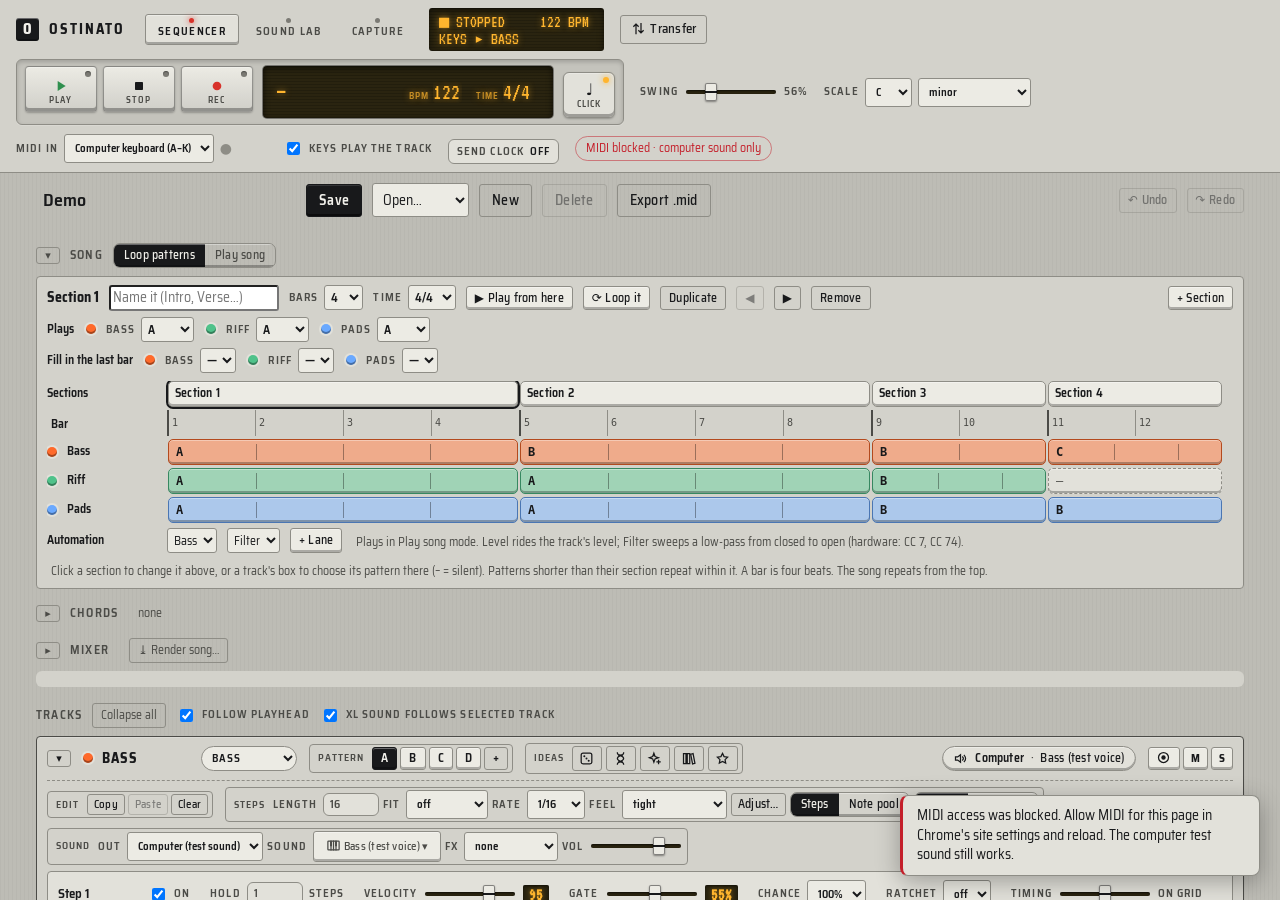
<file: index.html>
<!doctype html>
<html lang="en">
<head>
  <meta charset="utf-8">
  <meta name="viewport" content="width=device-width, initial-scale=1">
  <title>Ostinato</title>
  <style>
    :root { --bg: #111214; color-scheme: dark; }
    @media (prefers-color-scheme: light) { :root { --bg: #bdbcb5; color-scheme: light; } }
    html, body { margin: 0; height: 100%; background: var(--bg); overflow: hidden; }
    iframe { display: block; width: 100%; height: 100%; border: 0; }
    iframe[hidden] { display: none; }
  </style>
</head>
<body>
  <!--
    Hosts Ostinato's views and shows one at a time: Sequencer, Sound Lab, Capture and Instruments
    (for now, the microKORG XL editor). All stay loaded, so the sequencer keeps playing, Capture
    keeps capturing and the XL editor keeps following the synth while you switch.
    The pages ask to switch with postMessage({ type: 'switch-view', view }) and are told which
    view is showing with { type: 'view', view }.
  -->
  <iframe id="sequencer" title="Sequencer" allow="midi" hidden></iframe>
  <iframe id="lab" title="Sound Lab" allow="midi" hidden></iframe>
  <iframe id="capture" title="Capture" allow="midi; microphone" hidden></iframe>
  <iframe id="instruments" title="Instruments: microKORG XL" allow="midi" hidden></iframe>
  <script>
    // The travel version (anywhere but this Mac's own server; see js/core/mode.js) has no XL
    // editor: it needs the synth and the server. It works offline once loaded (sw.js).
    const STATIC = new URLSearchParams(location.search).has('static') || !/^(localhost|127\.0\.0\.1|\[::1\])$/.test(location.hostname);
    const frames = Object.fromEntries(['sequencer', 'lab', 'capture', 'instruments'].map(id => [id, document.getElementById(id)]));
    if (STATIC) {
      frames.instruments.remove();
      delete frames.instruments;
      if ('serviceWorker' in navigator) navigator.serviceWorker.register('sw.js').catch(() => {});
    }
    // The computer keyboard's chord mode (Tab) starts off: remembered, it stayed on after a stray
    // Tab and A–G kept playing chords with nothing to say why.
    try { localStorage.removeItem('mkxl.qwerty.chords'); } catch { /* storage unavailable */ }
    // A fresh address each time, so a browser never restores an out-of-date copy of a page.
    const fresh = `${location.search ? `${location.search}&` : '?'}v=${Date.now()}`;
    const pages = { sequencer: 'sequencer.html', lab: 'lab.html', capture: 'recorder.html', instruments: 'editor.html' };
    for (const [id, f] of Object.entries(frames)) f.src = `${pages[id]}${fresh}`;
    // Older names for the views (bookmarks, and pages that still ask for them).
    const ALIASES = { editor: 'instruments', recorder: 'capture' };
    let current = null, previous = 'sequencer';

    function show(view) {
      view = ALIASES[view] || view;
      if (!frames[view]) view = 'sequencer';
      if (view !== current && current) previous = current;
      current = view;
      for (const [name, frame] of Object.entries(frames)) frame.hidden = name !== view;
      history.replaceState(null, '', `${location.search}#${view}`);
      frames[view].contentWindow.focus();
      for (const f of Object.values(frames)) f.contentWindow?.postMessage({ type: 'view', view }, location.origin);
      syncTitle();
    }

    // The tab shows the visible page's title (e.g. the song name and its unsaved mark).
    function syncTitle() {
      try { document.title = frames[current].contentDocument.title || 'Ostinato'; } catch { /* still loading */ }
    }
    setInterval(syncTitle, 1000);

    addEventListener('message', e => {
      if (e.origin !== location.origin) return;
      // toggle: Capture's shortcut (⌥R) goes there, or back to where you were.
      if (e.data?.type === 'switch-view') show(e.data.toggle && (ALIASES[e.data.view] || e.data.view) === current ? previous : e.data.view);
      else if (e.data?.type === 'view-hello') e.source?.postMessage({ type: 'view', view: current }, location.origin); // a page loaded
    });
    addEventListener('hashchange', () => show(location.hash.slice(1)));
    for (const frame of Object.values(frames)) frame.addEventListener('load', syncTitle);
    show(location.hash.slice(1));
  </script>
</body>
</html>
</file>
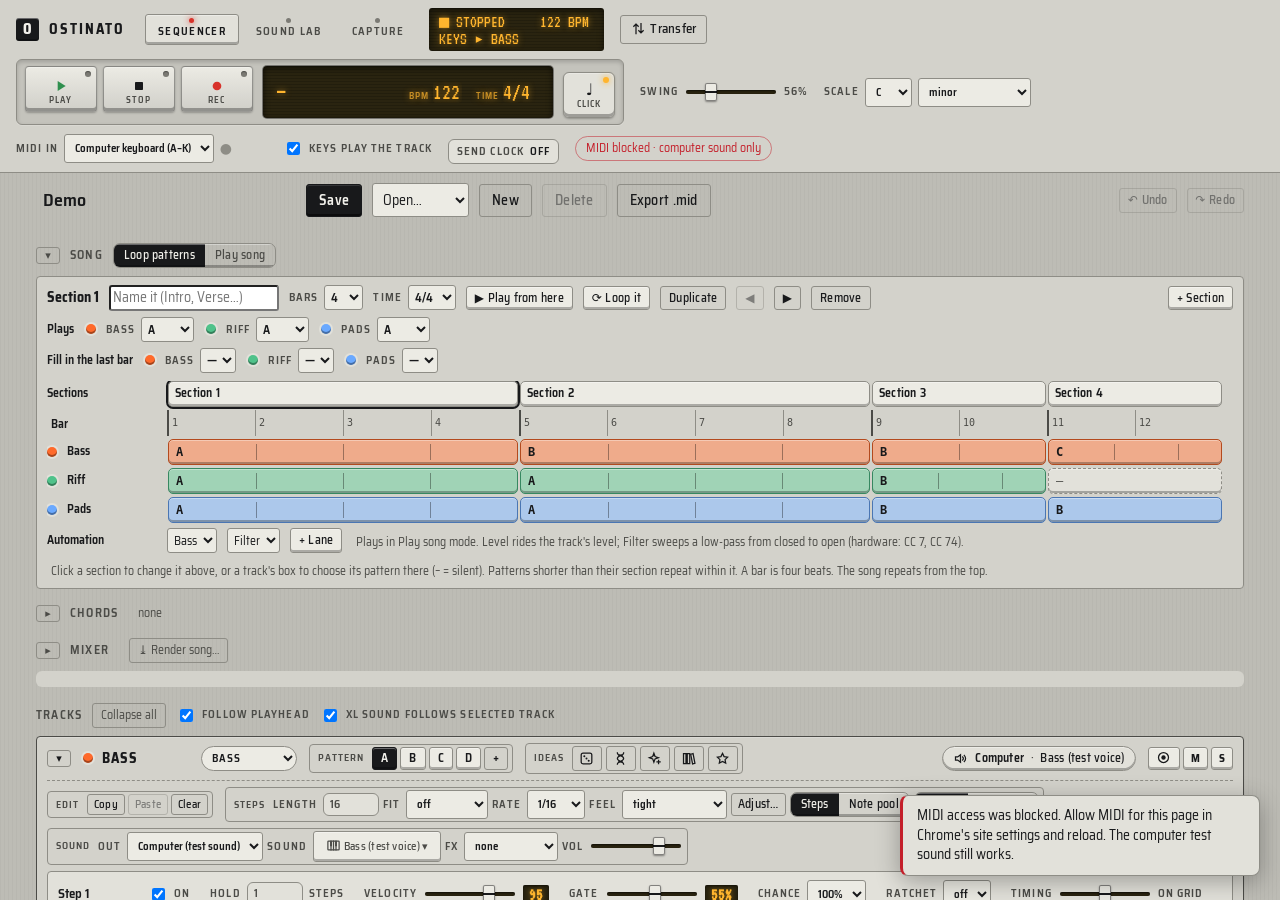
<file: editor.html>
<!doctype html>
<html lang="en">
<head>
  <meta charset="utf-8">
  <meta name="viewport" content="width=device-width, initial-scale=1">
  <title>microKORG XL · Ostinato</title>
  <link rel="stylesheet" href="style.css">
  <link rel="stylesheet" href="theme.css">
  <!-- These pages run inside index.html, which keeps both alive so playback never stops. -->
  <script>if (top === self) location.replace('index.html' + location.search + '#editor');</script>
</head>
<body>
  <header class="topbar">
    <div class="brand">
      <span class="brand-mark">O</span>
      <span class="brand-name">Ostinato</span>
      <nav class="app-nav" aria-label="Switch view" data-page="instruments"></nav>
    </div>
    <div class="midi-setup">
      <label>In <select id="midi-in"></select></label>
      <label>Out <select id="midi-out"></select></label>
      <label>Ch <select id="midi-ch"></select></label>
      <label title="Whole program: resends the full patch on each edit — always works. Parameter: sends just the changed value — smoother while notes are held.">Send
        <select id="send-mode">
          <option value="dump">Whole program</option>
          <option value="param">Parameter</option>
        </select>
      </label>
      <button id="btn-connect" class="ghost">Find synth</button>
      <span id="conn-status" class="status-pill">No MIDI</span>
    </div>
  </header>

  <section class="program-bar">
    <div class="program-id">
      <span id="slot-label" class="slot">--</span>
      <input id="prog-name" maxlength="8" spellcheck="false" autocomplete="off" aria-label="Program name">
      <span id="voicing" class="vbadge"></span>
      <span id="dirty-flag" class="dirty" hidden>edited</span>
    </div>
    <div class="program-actions">
      <button id="btn-get" title="Read the program currently selected on the synth">Get from synth</button>
      <button id="btn-send" title="Send this program to the synth's edit buffer (doesn't save)">Send to synth</button>
      <button id="btn-write" class="accent" title="Save this program into one of the synth's 128 slots">Write to slot…</button>
      <button id="btn-mine" title="Keep this sound in your My Sounds collection on this computer">Add to My Sounds</button>
      <span class="sep"></span>
      <button id="btn-load" class="ghost">Open .syx</button>
      <button id="btn-save" class="ghost">Save .syx</button>
      <button id="btn-init" class="ghost" title="Start from a basic saw patch">Init</button>
      <input id="file-input" type="file" accept=".syx,.SYX,.mkxl_all,.mkxlp_all,application/octet-stream" hidden>
    </div>
  </section>

  <nav class="tabs" role="tablist">
    <button role="tab" data-tab="presets">Presets</button>
    <button role="tab" data-tab="ai">AI Designer</button>
    <button role="tab" data-tab="t1" aria-selected="true">Timbre 1</button>
    <button role="tab" data-tab="t2">Timbre 2</button>
    <button role="tab" data-tab="fx">Effects</button>
    <button role="tab" data-tab="arp">Program &amp; Arp</button>
    <button role="tab" data-tab="voc">Vocoder</button>
    <button role="tab" data-tab="lib">Library</button>
    <button role="tab" data-tab="log">MIDI Log</button>
    <button role="tab" data-tab="help">Help</button>
  </nav>

  <main id="view"></main>

  <footer class="keys-bar">
    <div id="keyboard" class="keyboard" aria-label="Audition keyboard"></div>
    <div class="keys-hint">Play with your computer keys: <kbd>A</kbd>–<kbd>K</kbd> white, <kbd>W</kbd> <kbd>E</kbd> <kbd>T</kbd> <kbd>Y</kbd> <kbd>U</kbd> black, <kbd>Z</kbd>/<kbd>X</kbd> octave</div>
  </footer>

  <div id="toasts" class="toasts" aria-live="polite"></div>

  <dialog id="write-dialog">
    <form method="dialog">
      <h2>Write to slot</h2>
      <p>This overwrites the program stored in the chosen slot on the synth.</p>
      <label>Slot <select id="write-slot"></select></label>
      <menu>
        <button value="cancel" class="ghost">Cancel</button>
        <button value="ok" class="accent">Write</button>
      </menu>
    </form>
  </dialog>

  <script type="module" src="js/xl/app.js"></script>
  <script type="module" src="js/core/topbar.js"></script>
</body>
</html>
</file>
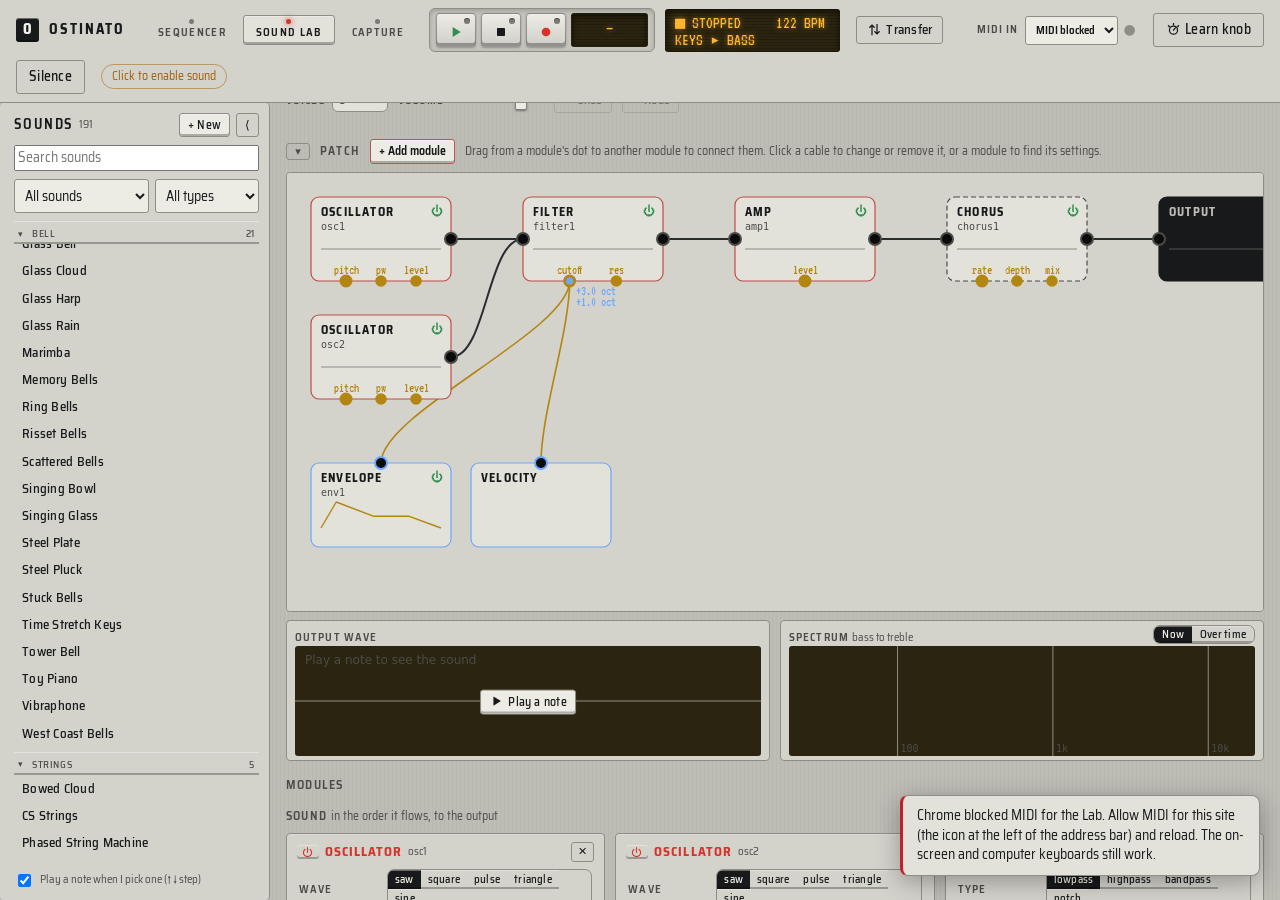
<file: lab.html>
<!doctype html>
<html lang="en">
<head>
  <meta charset="utf-8">
  <meta name="viewport" content="width=device-width, initial-scale=1">
  <title>Sound Lab · Ostinato</title>
  <link rel="stylesheet" href="style.css">
  <link rel="stylesheet" href="sequencer.css">
  <link rel="stylesheet" href="lab.css">
  <link rel="stylesheet" href="theme.css">
  <!-- This page runs inside index.html, next to the editor and sequencer. -->
  <script>if (top === self) location.replace('index.html' + location.search + '#lab');</script>
</head>
<body>
  <header class="bar">
    <div class="brand">
      <span class="brand-mark">O</span>
      <span class="brand-name">Ostinato</span>
      <nav class="app-nav" aria-label="Switch view" data-page="lab"></nav>
    </div>
    <span class="spacer"></span>
    <label class="field" title="The keyboard or controller that plays the Lab instrument (e.g. your MPK mini)">MIDI in <select id="keys-in"></select>
      <span id="keys-led" class="keys-led">●</span></label>
    <span id="audio-delay" class="status-pill" hidden></span>
    <button id="learn" class="ghost" title="Map a knob on your controller to a setting: click this, click a setting's slider, then turn the knob"><span data-icon="knob"></span> Learn knob</button>
    <button id="panic" class="ghost" title="Silence every note">Silence</button>
    <span id="audio-status" class="status-pill warn" title="Browsers only start sound after a click">Click to enable sound</span>
  </header>

  <div class="lab-layout" id="lab-layout">
  <aside id="library" class="library" aria-label="Sound library">
    <div id="link-bar" class="link-bar" hidden></div>
    <div id="unsaved-bar" class="link-bar unsaved-bar" hidden></div>
    <div class="lib-head">
      <b title="Ostinato Synth sounds: the factory ones and yours">Sounds</b><span id="lib-count" class="hint"></span><span class="spacer"></span>
      <button class="small" id="new-sound" title="Start a new sound from Init">+ New</button>
      <button class="ghost small" id="lib-hide" title="Hide the library">⟨</button>
    </div>
    <input id="lib-search" type="search" placeholder="Search sounds" autocomplete="off" spellcheck="false" aria-label="Search sounds">
    <div class="lib-filters">
      <select id="lib-which" aria-label="Which sounds" title="Which sounds to list: all of them, yours, the factory ones, or a collection"></select>
      <select id="lib-type" aria-label="Type" title="Only one type of sound"></select>
    </div>
    <div class="lib-coll-bar" id="lib-coll-bar" hidden></div>
    <div class="lib-list" id="lib-list" tabindex="0" aria-label="Sounds"></div>
    <label class="lib-audition hint" title="Play a short note each time you pick a sound"><input type="checkbox" id="lib-audition"> Play a note when I pick one (↑ ↓ step)</label>
  </aside>
  <div class="lab-main">
  <p id="about" class="about hint" hidden></p>
  <section class="filebar">
    <button class="ghost small" id="lib-show" title="Show the sound library">☰ Sounds</button>
    <input id="inst-name" maxlength="40" spellcheck="false" autocomplete="off" aria-label="Instrument name">
    <label class="field" title="The kind of sound: the library groups sounds by it">Type <select id="inst-type"></select></label>
    <span id="origin" class="hint"></span>
    <span id="dirty" class="dirty" hidden>unsaved</span>
    <button id="save" class="accent" title="Save to My Sounds (data/instruments/, ⌘S)">Save</button>
    <button id="delete" class="ghost" title="Remove it from My Sounds (moved to data/instruments/deleted/)">Delete</button>
    <span class="coll-wrap"><button id="coll-btn" class="ghost small" title="Put this sound in your collections (groups of sounds that work together), or take it out">☆ Collections</button>
      <div id="coll-pop" class="coll-pop" hidden></div></span>
    <span class="spacer"></span>
    <span class="field" title="Poly: chords. Mono: one note at a time, each starting fresh. Legato: one note; notes played while another is held slide to it without starting again (the classic lead and bass playing)">Play
      <span class="seg-btn" id="play-mode"><button data-play="poly">Poly</button><button data-play="mono">Mono</button><button data-play="legato">Legato</button></span></span>
    <label class="field" id="glide-field" title="How long a mono or legato note takes to slide to the next pitch (portamento)">Glide <input type="range" id="glide" min="0" max="1000" step="1"> <span id="glide-val"></span></label>
    <span class="field" id="arp-field" title="Arpeggiator: hold a chord and it plays the notes one at a time, in time with the song. Up, Down, Up-down: by pitch. Played: in the order you pressed them. Random: any. Chord: all of them, repeated. It starts when the first key goes down">Arp
      <select id="arp-mode"></select>
      <select id="arp-rate" title="How long each step is (a note length at the song's tempo)"></select>
      <select id="arp-oct" title="Octaves: the pattern again an octave higher, and so on"></select>
      <span class="seg-btn" id="arp-latch-wrap"><button id="arp-latch" title="Latch: the arpeggio keeps playing after you let go of the keys. Play a new chord to change it; click Latch again (or Silence) to stop">Latch</button></span>
      <label id="arp-gate-field" title="How much of each step the note lasts: short = staccato, 100% = joined up">Gate <input type="range" id="arp-gate" min="5" max="100" step="5"> <span id="arp-gate-val"></span></label></span>
    <label class="field" title="How many notes can sound at once">Voices <input type="number" id="voices" min="1" max="16"></label>
    <label class="field">Volume <input type="range" id="volume" min="0" max="1" step="0.01"></label>
    <button id="undo" class="ghost small" title="Undo (⌘Z)">↶ Undo</button>
    <button id="redo" class="ghost small" title="Redo (⇧⌘Z)">↷ Redo</button>
  </section>

  <main class="wrap">
    <div id="notes" class="lab-notes" hidden></div>
    <h2 class="section-head"><button class="ghost collapse" id="view-col" title="Show or hide the patch diagram">▾</button> Patch
      <button class="small add-btn" data-picker title="Add a module">+ Add module</button>
      <span class="hint plain">Drag from a module's dot to another module to connect them. Click a cable to change or remove it, or a module to find its settings.</span></h2>
    <div id="patch-view" class="patch-view"></div>
    <div id="scope" class="scope">
      <div class="scope-pane"><span class="scope-h">Output wave</span><canvas id="scope-wave"></canvas>
        <button class="small scope-try" id="scope-try" title="Play a short note of this sound (or use your keyboard)"><span data-icon="play"></span> Play a note</button></div>
      <div class="scope-pane"><span class="scope-h">Spectrum <span class="hint" id="spec-hint">bass to treble</span></span>
        <span class="seg-btn spec-mode"><button data-spec="now" title="How loud each frequency is right now">Now</button><button data-spec="time" title="A spectrogram: time left to right, frequency bottom to top, brighter = louder">Over time</button></span><canvas id="scope-spec"></canvas></div>
    </div>
    <h2 class="section-head">Modules</h2>
    <div id="modules" class="modules"></div>
    <div class="add-row">
      <button class="small add-btn" data-picker title="Add a module">+ Add module</button>
      <button class="small ghost" id="save-rack" hidden title="Save this sound's effects, in order, as a rack you can add to any sound as one module">Save effects as rack…</button>
      <span class="hint">Audio flows from each module to the ones listed under <b>Audio to</b>, and finally to the output. Envelopes, LFOs, velocity and the mod wheel move other settings through <b>Modulates</b>.</span>
    </div>

    <div class="lab-keys">
      <div class="kbd-row">
        <div class="oct"><button class="small" id="oct-up">Oct +</button><button class="small" id="oct-down">Oct −</button></div>
        <div class="kbd" id="kbd"></div>
        <span class="hint">Play with your controller, these keys, or your computer keyboard: <kbd>A</kbd>–<kbd>K</kbd> white keys,
          <kbd>W</kbd> <kbd>E</kbd> <kbd>T</kbd> <kbd>Y</kbd> <kbd>U</kbd> black keys, <kbd>Z</kbd> <kbd>X</kbd> octave.</span>
      </div>
    </div>
    <p class="help">Instruments you save here appear in the Sequencer: set a track's Out to <b>Computer</b> and pick the instrument as its Sound. Changes you make here are heard there straight away.</p>
  </main>

  </div>
  </div>
  <div id="add-picker" class="add-picker" role="dialog" aria-label="Add a module" hidden></div>
  <div id="toasts" class="toasts"></div>
  <script type="module" src="js/lab/ui.js"></script>
  <script type="module" src="js/core/topbar.js"></script>
</body>
</html>
</file>
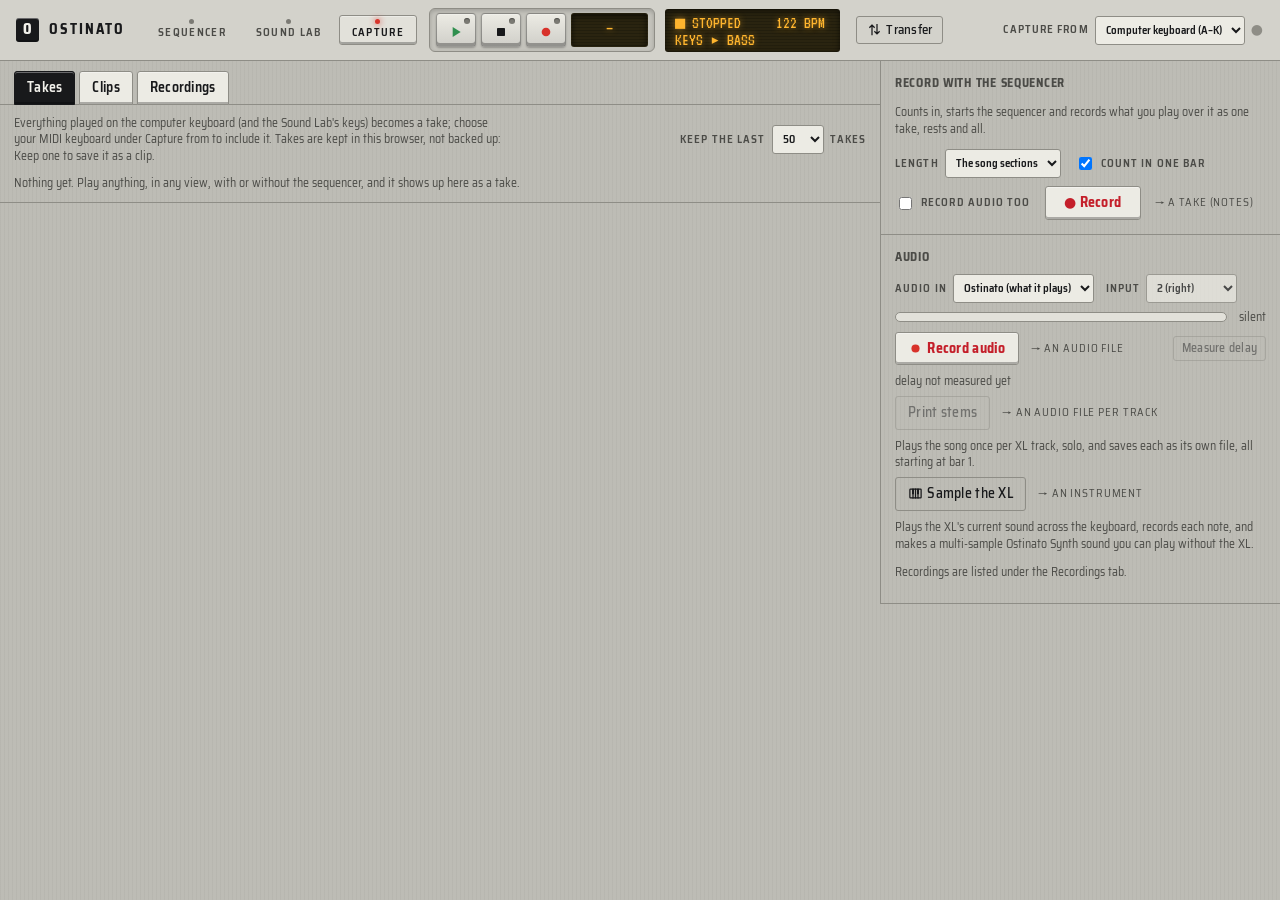
<file: recorder.html>
<!doctype html>
<html lang="en">
<head>
  <meta charset="utf-8">
  <meta name="viewport" content="width=device-width, initial-scale=1">
  <title>Capture · Ostinato</title>
  <link rel="stylesheet" href="style.css">
  <link rel="stylesheet" href="sequencer.css">
  <link rel="stylesheet" href="recorder.css">
  <link rel="stylesheet" href="theme.css">
  <!-- The Capture tab of index.html: everything you play, kept as takes; clips; recording. -->
  <script>if (top === self) location.replace('index.html' + location.search + '#capture');</script>
</head>
<body>
  <header class="bar">
    <div class="brand">
      <span class="brand-mark">O</span>
      <span class="brand-name">Ostinato</span>
      <nav class="app-nav" aria-label="Switch view" data-page="capture"></nav>
    </div>
    <span class="spacer"></span>
    <label class="field" title="The keyboard or controller whose playing is kept (e.g. your MPK mini)">Capture from <select id="midi-in"></select>
      <span id="led" class="keys-led">●</span></label>
    <button id="other-in" class="small other-in" hidden></button>
  </header>

  <main class="capture-page">
  <section class="rec-section rec-editor" id="editor" hidden></section>

  <div class="capture-cols">
  <div class="capture-side">
  <section class="rec-section">
    <h2>Record with the sequencer</h2>
    <p class="hint">Counts in, starts the sequencer and records what you play over it as one take, rests and all.</p>
    <div class="perf-row">
      <label class="field">Length <select id="perf-len"></select></label>
      <label class="field"><input type="checkbox" id="perf-countin"> Count in one bar</label>
      <label class="field" title="Also record the audio input, starting exactly at bar 1"><input type="checkbox" id="perf-audio"> Record audio too</label>
      <button id="perf-go" class="rec-go"><span data-icon="rec"></span> Record</button><span class="makes" title="What this makes">→ a take (notes)</span>
    </div>
    <div id="perf-status" class="hint"></div>
  </section>

  <section class="rec-section" id="audio-sec">
    <h2>Audio</h2>
    <div class="audio-row">
      <label class="field">Audio in <select id="audio-in"><option value="">— off —</option></select></label>
      <label class="field" title="Which input of the interface to record (the XL is on input 2)">Input <select id="audio-ch">
        <option value="1">2 (right)</option><option value="0">1 (left)</option><option value="both">1 + 2 (stereo)</option></select></label>
    </div>
    <div class="audio-row">
      <div class="meter" title="Input level: keep the loudest parts below the red"><i id="meter-bar"></i></div><span id="meter-db" class="hint">—</span>
    </div>
    <div class="audio-row">
      <button id="audio-rec" class="rec-go" title="Record the audio input until you press it again"><span data-icon="rec"></span> Record audio</button><span class="makes" title="What this makes">→ an audio file</span>
      <span id="audio-time" class="hint"></span>
      <span class="spacer"></span>
      <button id="measure" class="ghost small" title="Plays one short note on the XL and times how long its sound takes to arrive, so recordings line up with the sequencer">Measure delay</button>
      <span id="latency" class="hint"></span>
    </div>
    <div class="audio-row">
      <button id="stems" class="ghost" title="Records each XL track of the song on its own, one after another">Print stems</button><span class="makes" title="What this makes">→ an audio file per track</span>
      <span id="stems-status" class="hint">Plays the song once per XL track, solo, and saves each as its own file, all starting at bar 1.</span>
    </div>
    <div class="audio-row">
      <button id="sample-xl" class="ghost" title="Record the XL's current sound note by note and make an Ostinato Synth sound from it"><span data-icon="keys"></span> Sample the XL</button><span class="makes" title="What this makes">→ an instrument</span>
      <span class="hint">Plays the XL's current sound across the keyboard, records each note, and makes a multi-sample Ostinato Synth sound you can play without the XL.</span>
    </div>
    <div id="sample-panel" class="sample-panel" hidden></div>
    <p class="hint">Recordings are listed under the Recordings tab.</p>
  </section>

  </div>
  <div class="capture-main">
  <nav class="lib-tabs" role="tablist" aria-label="Your playing">
    <button role="tab" data-tab="takes" title="Everything you play, kept automatically (the newest ones)">Takes <span id="takes-count" class="count"></span></button>
    <button role="tab" data-tab="clips" title="The parts you chose to keep, saved for good in data/clips/">Clips <span id="clips-count" class="count"></span></button>
    <button role="tab" data-tab="recordings" title="Audio you recorded">Recordings <span id="rec-count" class="count"></span></button>
  </nav>

  <section class="rec-section lib-pane" data-pane="takes">
    <div class="pane-head"><span id="takes-sum" class="hint"></span><span class="spacer"></span>
      <label class="field" title="Older takes are forgotten once there are more than this">Keep the last <select id="takes-keep"><option>25</option><option>50</option><option>100</option><option>200</option></select> takes</label></div>
    <div id="take-sel" class="sel-bar" hidden></div>
    <div id="takes" class="takes"></div>
  </section>

  <section class="rec-section lib-pane" data-pane="clips" hidden>
    <div class="pane-head"><span class="hint">Parts of takes you kept, with their sound. Saved for good (data/clips/); put one into a song with → Song…</span><span class="spacer"></span>
      <input id="clip-search" type="search" placeholder="Search clips" aria-label="Search clips" spellcheck="false">
      <label class="field">Sort <select id="clip-sort"><option value="new">Newest</option><option value="old">Oldest</option><option value="name">Name</option></select></label></div>
    <div id="clips" class="clip-grid"></div>
  </section>

  <section class="rec-section lib-pane" data-pane="recordings" hidden>
    <div class="pane-head"><span class="hint">Audio you recorded, saved in data/audio/ (not backed up to GitHub).</span></div>
    <div id="recordings" class="recordings"></div>
  </section>

  </div>
  </div>
  </main>

  <div id="toasts" class="toasts"></div>
  <script type="module" src="js/rec/ui.js"></script>
  <script type="module" src="js/core/topbar.js"></script>
</body>
</html>
</file>
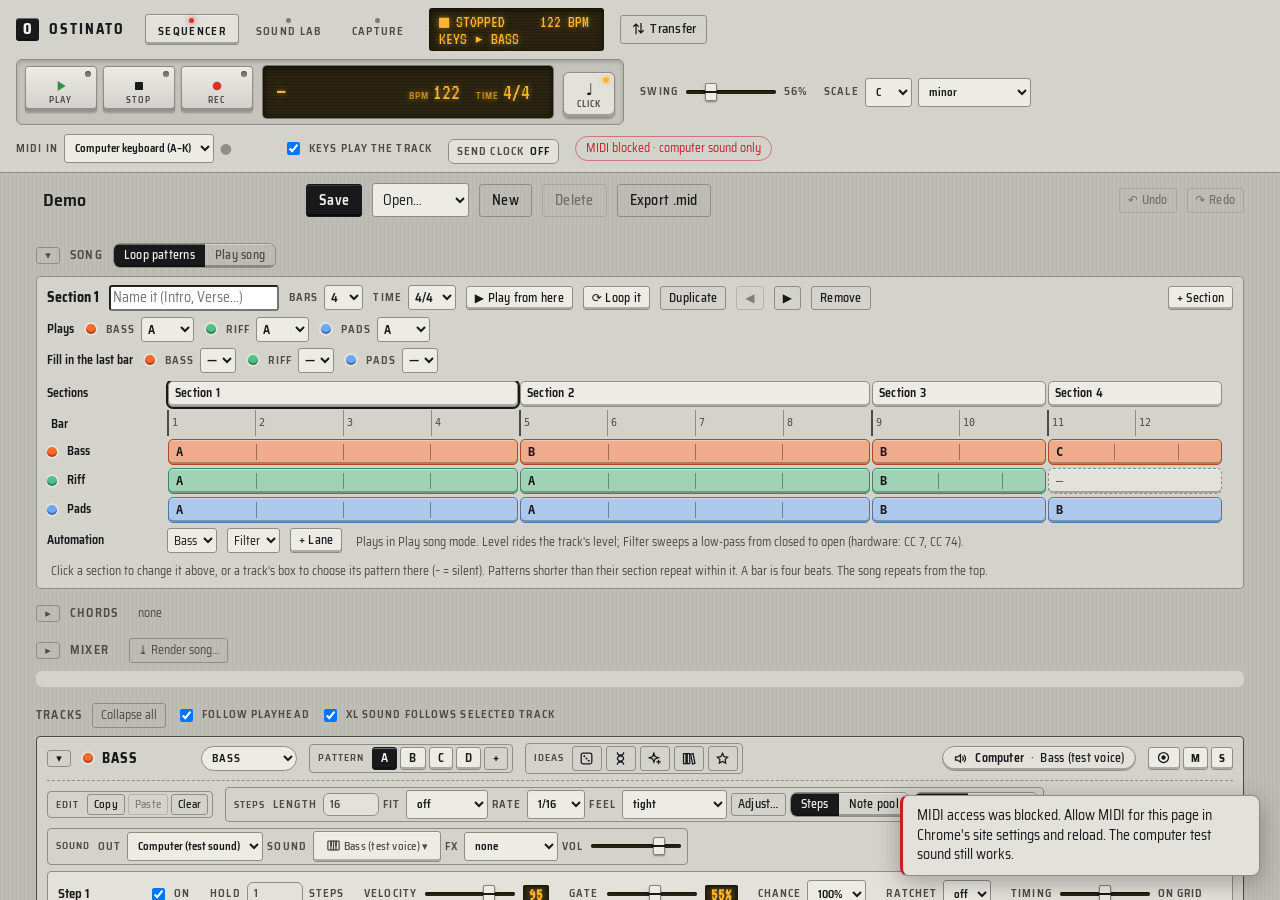
<file: sequencer.html>
<!doctype html>
<html lang="en">
<head>
  <meta charset="utf-8">
  <meta name="viewport" content="width=device-width, initial-scale=1">
  <title>Sequencer · Ostinato</title>
  <link rel="stylesheet" href="style.css">
  <link rel="stylesheet" href="sequencer.css">
  <link rel="stylesheet" href="theme.css">
  <!-- These pages run inside index.html, which keeps both alive so playback never stops. -->
  <script>if (top === self) location.replace('index.html' + location.search + '#sequencer');</script>
</head>
<body>
  <header class="bar">
    <div class="brand">
      <span class="brand-mark">O</span>
      <span class="brand-name">Ostinato</span>
      <nav class="app-nav" aria-label="Switch view" data-page="sequencer"></nav>
    </div>
    <div class="deck">
    <div class="transport">
      <button id="play" class="tkey" title="Play (Space)"><i class="led"></i><span data-icon="play"></span><small>Play</small></button>
      <button id="stop" class="tkey" title="Stop (Space)"><i class="led"></i><span data-icon="stop"></span><small>Stop</small></button>
      <button id="rec" class="tkey" title="Record (R): while playing, notes you play on the MIDI in keyboard are added to the selected track's pattern"><i class="led"></i><span data-icon="rec"></span><small>Rec</small></button>
    </div>
    <div class="lcd-window" title="Where the song is, its tempo and time signature">
      <span class="pos" id="pos">—</span>
      <label class="lcd-field">BPM <input type="number" id="bpm" min="20" max="300"></label>
      <label class="lcd-field" title="Time signature: beats in a bar, and which note is a beat (x/4 quarters, x/8 eighths). Song sections can have their own.">Time <select id="meter"></select></label>
    </div>
    <details class="dropdown click-key" id="click-menu">
      <summary class="tkey" title="Metronome: when it clicks, count-in and volume"><i class="led"></i><span class="click-ic">♩</span><small>Click <span id="click-sum"></span></small></summary>
      <div class="dropdown-body">
        <label><input type="radio" name="click" value="off"> Off</label>
        <label><input type="radio" name="click" value="rec"> While recording</label>
        <label><input type="radio" name="click" value="on"> Always</label>
        <label title="With Rec on, Play clicks four beats before the sequencer starts"><input type="checkbox" id="count-in"> Count in one bar when recording</label>
        <label>Volume <input type="range" id="click-vol" min="0" max="100"></label>
        <span class="hint">The click plays on the computer, not the XL.</span>
      </div>
    </details>
    </div>
    <label class="field">Swing <input type="range" id="swing" min="50" max="75"> <span id="swing-val"></span></label>
    <label class="field" title="Dims notes outside the scale and snaps notes played on the keyboard into it">Scale
      <select id="scale-root"></select>
      <select id="scale-type"></select>
    </label>
    <span class="spacer"></span>
    <label class="field" title="Notes played here go to the selected track: they fill in steps, set the note pool, or just play through">MIDI in <select id="keys-in"></select>
      <span id="keys-led" class="keys-led" title="Lights up when notes arrive from your keyboard">●</span><span id="keys-last" class="keys-last"></span></label>
    <span id="audio-delay" class="status-pill" hidden></span>
    <label class="field" title="Also send the keys you play to the selected track's output. Turn this off if your keyboard makes its own sound too (e.g. the XL with Local Control on)."><input type="checkbox" id="thru"> Keys play the track</label>
    <details class="dropdown" id="clock-out">
      <summary class="field" title="Send MIDI clock and start/stop, so other gear (and the XL's arpeggiator) follows this tempo">Send clock <span id="clock-sum"></span></summary>
      <div class="dropdown-body" id="clock-list"></div>
    </details>
    <span id="midi-status" class="status-pill">MIDI…</span>
  </header>

  <section class="filebar">
    <input id="song-name" maxlength="60" spellcheck="false" autocomplete="off" aria-label="Song name">
    <span id="dirty" class="dirty" hidden>unsaved</span>
    <button id="save" class="accent" title="Save to data/sequences/ (⌘S)">Save</button>
    <select id="open" title="Open a saved song"></select>
    <button id="new" class="ghost">New</button>
    <button id="delete" class="ghost" title="Move this song to data/sequences/deleted/">Delete</button>
    <button id="export" class="ghost" title="Download the song (its sections, played once through) as a MIDI file with one track per sequencer track, e.g. to drag into Ableton Live">Export .mid</button>
    <span class="spacer"></span>
    <button id="undo" class="ghost small" title="Undo (⌘Z)">↶ Undo</button>
    <button id="redo" class="ghost small" title="Redo (⇧⌘Z)">↷ Redo</button>
  </section>

  <main class="wrap">
    <h2 class="section-head">
      <button class="ghost collapse" id="song-col" title="Show or hide the song">▾</button> Song
      <span class="seg-btn" id="mode">
        <button data-m="loop" title="Each track loops its pattern; pattern buttons switch at the next bar">Loop patterns</button>
        <button data-m="song" title="Play the song sections in order">Play song</button>
      </span>
      <span class="hint plain" id="song-sum"></span>
    </h2>
    <div class="song" id="song"></div>

    <h2 class="section-head">
      <button class="ghost collapse" id="chords-col" title="Show or hide the chord track">▸</button> Chords
      <span class="chord-now" id="chord-now" title="The chord playing now"></span>
      <span class="hint plain" id="chords-sum"></span>
    </h2>
    <div class="chords" id="chords" hidden></div>

    <h2 class="section-head">
      <button class="ghost collapse" id="mix-col" title="Show or hide the mixer">▸</button> Mixer
      <span class="hint plain" id="mix-sum"></span>
      <button class="ghost small plain" id="render-song" title="Render the whole song (once through its sections) to an audio file in Capture's Recordings, as one mix or one file per track (stems). Computer sounds only.">⤓ Render song…</button>
    </h2>
    <div class="render-bar" id="render-bar" hidden></div>
    <div class="mixer" id="mixer" hidden></div>


    <h2 class="section-head">Tracks
      <button class="ghost small plain" id="collapse-all">Collapse all</button>
      <label class="field plain" title="While playing, show the page and pattern that's playing"><input type="checkbox" id="follow"> Follow playhead</label>
      <label class="field plain" title="Selecting an XL track (click it, or press 1–8) sends its sound to the XL, for quick switching while playing"><input type="checkbox" id="sound-follows"> XL sound follows selected track</label>
    </h2>
    <div id="tracks"></div>
    <span class="add-track-wrap"><button class="ghost small" id="add-track" aria-haspopup="true">+ Add track</button>
      <div class="add-track-menu" id="add-track-menu" hidden role="menu"></div></span>

    <p class="help">
      Click a step to edit it, double-click to turn it on or off (on a note-pool track, one click turns it on), and drag a note's right edge to hold it longer.
      Keys: <kbd>Space</kbd> play/stop, <kbd>←</kbd><kbd>→</kbd> move, <kbd>↑</kbd><kbd>↓</kbd> transpose (<kbd>⇧</kbd> octave),
      <kbd>Enter</kbd> add a note, <kbd>⌫</kbd> delete, <kbd>Esc</kbd> close the editor, <kbd>1</kbd>–<kbd>8</kbd> select a track.
      With a track armed (✎, or double-click its header) and the sequencer stopped, notes played on your keyboard fill in the selected step, then move to the next one.
    </p>
  </main>

  <div id="toasts" class="toasts"></div>
  <script type="module" src="js/seq/ui.js"></script>
  <script type="module" src="js/core/topbar.js"></script>
</body>
</html>
</file>
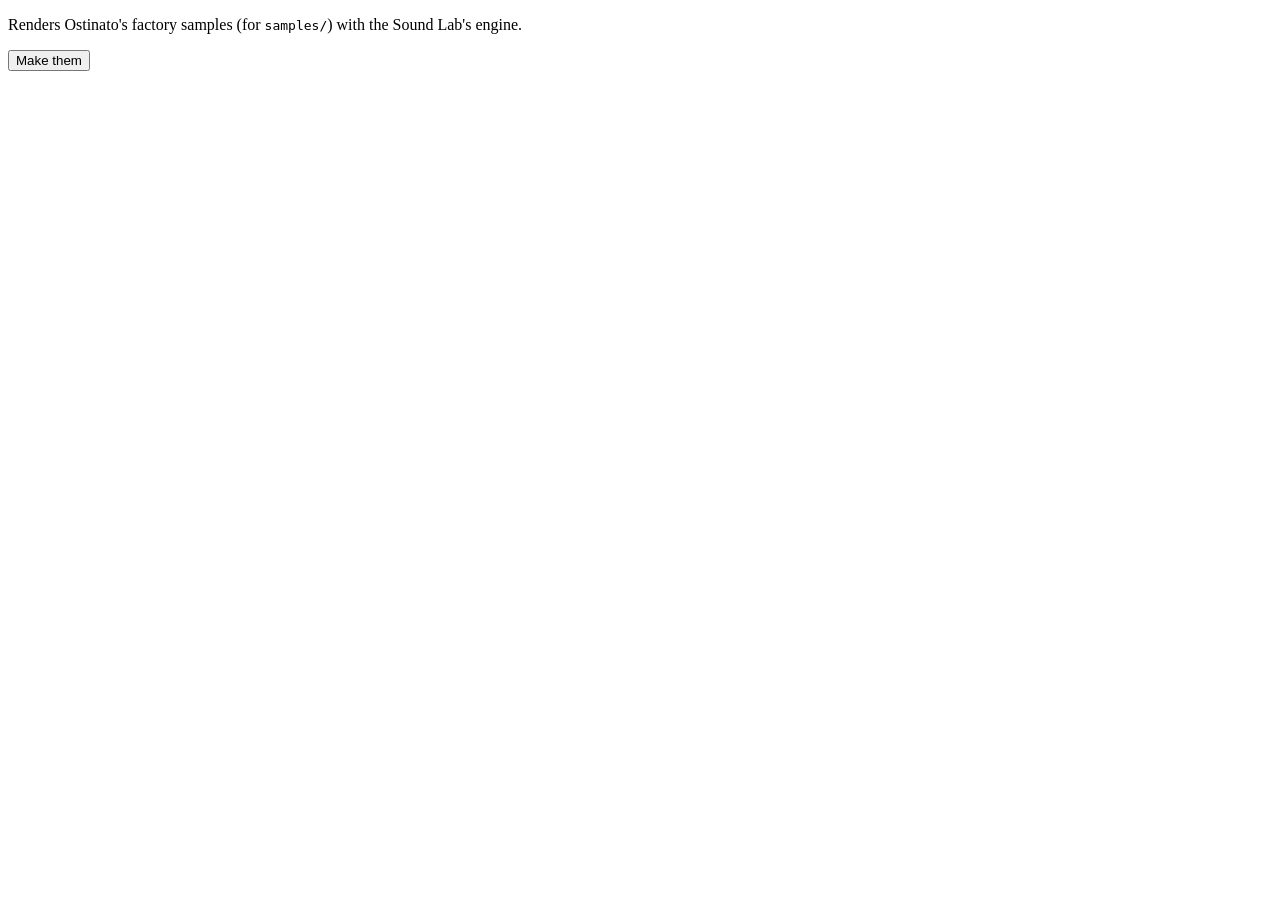
<file: tools/make_samples.html>
<!doctype html>
<meta charset="utf-8">
<title>Make factory samples</title>
<p>Renders Ostinato's factory samples (for <code>samples/</code>) with the Sound Lab's engine.</p>
<button id="go">Make them</button>
<ul id="out"></ul>
<script type="module">
  import { makeSamples } from './make_samples.js';
  document.getElementById('go').onclick = async () => {
    for (const s of await makeSamples()) {
      const a = Object.assign(document.createElement('a'), { href: URL.createObjectURL(new Blob([s.wav], { type: 'audio/wav' })), download: s.name, textContent: `${s.name} (${s.seconds.toFixed(1)} s)` });
      const li = document.createElement('li');
      li.append(a);
      document.getElementById('out').append(li);
    }
  };
</script>
</file>
<file: style.css>
:root {
  --bg: #141416;
  --panel: #1d1e21;
  --panel-2: #25262a;
  --line: #34363b;
  --text: #e9e7e3;
  --muted: #9a9890;
  --accent: #ff6a2b;
  --accent-soft: rgba(255, 106, 43, 0.16);
  --ok: #4fc28a;
  --warn: #f3b33d;
  --err: #ff5964;
  --knob-track: #3a3c42;
  --radius: 10px;
  --mono: ui-monospace, "SF Mono", Menlo, monospace;
  color-scheme: dark;
}

@media (prefers-color-scheme: light) {
  :root:not([data-theme="dark"]) {
    --bg: #ecebe7;
    --panel: #f8f7f4;
    --panel-2: #efeee9;
    --line: #d6d4cd;
    --text: #1c1c1e;
    --muted: #6c6a63;
    --accent: #e0531a;
    --accent-soft: rgba(224, 83, 26, 0.12);
    --knob-track: #d9d7d0;
    color-scheme: light;
  }
}

* { box-sizing: border-box; }

body {
  margin: 0;
  background: var(--bg);
  color: var(--text);
  font: 14px/1.4 -apple-system, BlinkMacSystemFont, "Segoe UI", system-ui, sans-serif;
  padding-bottom: 120px;
}

button, select, input { font: inherit; color: inherit; }

button {
  background: var(--panel-2);
  border: 1px solid var(--line);
  border-radius: 7px;
  padding: 6px 12px;
  cursor: pointer;
  white-space: nowrap;
}
button:hover { border-color: var(--muted); }
button:disabled { opacity: .45; cursor: default; }
button.accent { background: var(--accent); border-color: var(--accent); color: #fff; font-weight: 600; }
button.ghost { background: transparent; }
button.small { padding: 3px 8px; font-size: 12px; }

select {
  background: var(--panel-2);
  border: 1px solid var(--line);
  border-radius: 6px;
  padding: 4px 6px;
  max-width: 100%;
}

kbd {
  font-family: var(--mono);
  font-size: 11px;
  border: 1px solid var(--line);
  border-bottom-width: 2px;
  border-radius: 4px;
  padding: 0 4px;
}

/* ---- top bar ---- */

.topbar {
  display: flex;
  flex-wrap: wrap;
  gap: 12px 24px;
  align-items: center;
  justify-content: space-between;
  padding: 12px 20px;
  border-bottom: 1px solid var(--line);
  background: var(--panel);
}
.brand { display: flex; align-items: center; gap: 10px; }
.brand-mark {
  font-weight: 800;
  letter-spacing: .02em;
  background: var(--accent);
  color: #fff;
  border-radius: 6px;
  padding: 2px 7px;
}
.brand-name { font-weight: 600; }

/* Switches between the microKORG XL editor and Sequencer pages; same place on both. */
.app-nav { display: inline-flex; gap: 2px; margin-left: 8px; padding: 2px; background: var(--panel-2); border: 1px solid var(--line); border-radius: 8px; }
.app-nav a { padding: 4px 12px; border-radius: 6px; color: var(--muted); text-decoration: none; font-size: 13px; font-weight: 500; white-space: nowrap; }
.app-nav a:hover { color: var(--text); }
.app-nav a[aria-current="page"] { background: var(--text); color: var(--bg); }
.midi-setup { display: flex; flex-wrap: wrap; gap: 8px 12px; align-items: center; }
.midi-setup label { display: flex; gap: 6px; align-items: center; color: var(--muted); font-size: 13px; }
.midi-setup select { color: var(--text); }
#midi-in, #midi-out { max-width: 190px; }

.status-pill {
  font-size: 12px;
  padding: 3px 10px;
  border-radius: 99px;
  border: 1px solid var(--line);
  color: var(--muted);
}
.status-pill.ok { color: var(--ok); border-color: color-mix(in srgb, var(--ok) 50%, transparent); }
.status-pill.warn { color: var(--warn); border-color: color-mix(in srgb, var(--warn) 50%, transparent); }
.status-pill.err { color: var(--err); border-color: color-mix(in srgb, var(--err) 50%, transparent); }

/* ---- program bar ---- */

.program-bar {
  display: flex;
  flex-wrap: wrap;
  gap: 12px;
  align-items: center;
  justify-content: space-between;
  padding: 14px 20px;
}
.program-id { display: flex; align-items: center; gap: 12px; }
.slot {
  font-family: var(--mono);
  color: var(--accent);
  font-weight: 700;
  min-width: 3.5em;
}
#prog-name {
  font-family: var(--mono);
  font-size: 22px;
  letter-spacing: .08em;
  width: 12ch;
  background: #0b0b0c;
  color: #ffb08a;
  border: 1px solid var(--line);
  border-radius: 6px;
  padding: 4px 10px;
}
@media (prefers-color-scheme: light) {
  :root:not([data-theme="dark"]) #prog-name { background: #1c1c1e; color: #ffb08a; }
}
.dirty { font-size: 12px; color: var(--warn); }
.program-actions { display: flex; flex-wrap: wrap; gap: 8px; align-items: center; }
.sep { width: 1px; height: 22px; background: var(--line); margin: 0 4px; }

/* ---- tabs ---- */

.tabs {
  display: flex;
  gap: 2px;
  padding: 0 20px;
  border-bottom: 1px solid var(--line);
  overflow-x: auto;
}
.tabs button {
  border: 0;
  border-bottom: 2px solid transparent;
  border-radius: 0;
  background: none;
  padding: 10px 14px;
  color: var(--muted);
}
.tabs button[aria-selected="true"] { color: var(--text); border-bottom-color: var(--accent); }

main { padding: 20px; }

/* ---- modules ---- */

.grid {
  display: grid;
  grid-template-columns: repeat(auto-fill, minmax(260px, 1fr));
  gap: 14px;
  align-items: start;
}
.module {
  background: var(--panel);
  border: 1px solid var(--line);
  border-radius: var(--radius);
  padding: 12px 14px 14px;
}
.module.wide { grid-column: span 2; }
.module.full { grid-column: 1 / -1; }
@media (max-width: 620px) { .module.wide { grid-column: auto; } }
.module h3 {
  margin: 0 0 10px;
  font-size: 12px;
  text-transform: uppercase;
  letter-spacing: .1em;
  color: var(--muted);
  display: flex;
  justify-content: space-between;
  align-items: center;
}
.module h3 .tag { text-transform: none; letter-spacing: 0; color: var(--accent); font-weight: 500; }
.controls { display: flex; flex-wrap: wrap; gap: 10px 6px; align-items: flex-start; }
.module.inactive .controls, .module.inactive .env { opacity: .4; }

.view-note {
  margin: 0 0 14px;
  color: var(--muted);
}
.view-note strong { color: var(--text); }
.toolbar { display: flex; flex-wrap: wrap; gap: 8px; align-items: center; margin-bottom: 14px; }

/* knob */
.knob {
  width: 66px;
  display: flex;
  flex-direction: column;
  align-items: center;
  gap: 2px;
  user-select: none;
  touch-action: none;
}
.knob svg { width: 46px; height: 46px; cursor: ns-resize; display: block; }
.knob svg:focus { outline: none; }
.knob svg:focus-visible { outline: 2px solid var(--accent); outline-offset: 2px; border-radius: 50%; }
.knob .track { stroke: var(--knob-track); }
.knob .fill { stroke: var(--accent); }
.knob .cap { fill: var(--panel-2); stroke: var(--line); }
.knob .needle { stroke: var(--text); }
.knob .label, .choice .label, .toggle .label { font-size: 11px; color: var(--muted); text-align: center; line-height: 1.2; }
.knob .value {
  font-family: var(--mono);
  font-size: 11px;
  color: var(--text);
  text-align: center;
  white-space: nowrap;
  min-height: 1.3em;
}

/* select-style control */
.choice { display: flex; flex-direction: column; gap: 3px; min-width: 96px; }
.choice select { font-size: 12px; }

/* toggle */
.toggle {
  display: flex;
  flex-direction: column;
  align-items: center;
  gap: 4px;
  width: 66px;
}
.toggle button {
  width: 40px;
  height: 22px;
  border-radius: 99px;
  padding: 0;
  position: relative;
}
.toggle button::after {
  content: "";
  position: absolute;
  top: 3px; left: 3px;
  width: 14px; height: 14px;
  border-radius: 50%;
  background: var(--muted);
  transition: transform .12s;
}
.toggle button[aria-pressed="true"] { background: var(--accent-soft); border-color: var(--accent); }
.toggle button[aria-pressed="true"]::after { transform: translateX(18px); background: var(--accent); }

/* envelope / lfo graphics */
.env { width: 100%; height: 56px; margin-bottom: 6px; display: block; }
.env path.line { fill: none; stroke: var(--accent); stroke-width: 2; }
.env path.area { fill: var(--accent-soft); }
.env line { stroke: var(--line); }

/* patch rows */
.patch-row {
  display: grid;
  grid-template-columns: 20px 1fr 1fr 66px;
  gap: 8px;
  align-items: center;
  padding: 4px 0;
  border-top: 1px solid var(--line);
}
.patch-row:first-of-type { border-top: 0; }
.patch-row .num { color: var(--muted); font-family: var(--mono); }
.patch-row .knob svg { width: 34px; height: 34px; }
.patch-row .knob .label { display: none; }

/* vocoder bands */
.bands { display: grid; grid-template-columns: repeat(16, 1fr); gap: 6px; }
.band { display: flex; flex-direction: column; align-items: center; gap: 4px; }
.band input[type=range] {
  writing-mode: vertical-lr;
  direction: rtl;
  height: 110px;
  width: 20px;
  accent-color: var(--accent);
}
.band .bnum { font-size: 11px; color: var(--muted); font-family: var(--mono); }
.band .knob { width: 40px; }
.band .knob svg { width: 28px; height: 28px; }
.band .knob .label { display: none; }
@media (max-width: 760px) { .bands { grid-template-columns: repeat(8, 1fr); } }

/* arp steps */
.steps { display: flex; gap: 6px; }
.steps button {
  width: 34px; height: 34px;
  font-family: var(--mono);
  padding: 0;
}
.steps button[aria-pressed="true"] { background: var(--accent); border-color: var(--accent); color: #fff; }
.steps button.beyond { opacity: .35; }

/* library */
.lib-grid {
  display: grid;
  grid-template-columns: repeat(auto-fill, minmax(150px, 1fr));
  gap: 6px;
}
.lib-bank { margin: 18px 0 8px; font-size: 12px; text-transform: uppercase; letter-spacing: .1em; color: var(--muted); }
.lib-slot {
  text-align: left;
  display: flex;
  gap: 8px;
  align-items: baseline;
  padding: 6px 8px;
  background: var(--panel);
}
.lib-slot .n { font-family: var(--mono); color: var(--accent); font-size: 12px; }
.lib-slot .nm { font-family: var(--mono); overflow: hidden; text-overflow: ellipsis; }
.lib-slot.empty .nm { color: var(--muted); }
.lib-slot.current { border-color: var(--accent); }
.progress { height: 4px; background: var(--line); border-radius: 2px; overflow: hidden; flex: 1; min-width: 120px; max-width: 300px; }
.progress div { height: 100%; background: var(--accent); width: 0; transition: width .1s; }

/* log */
.log {
  font-family: var(--mono);
  font-size: 12px;
  background: var(--panel);
  border: 1px solid var(--line);
  border-radius: var(--radius);
  padding: 8px 12px;
  max-height: 60vh;
  overflow: auto;
}
.log div { padding: 2px 0; border-bottom: 1px solid color-mix(in srgb, var(--line) 50%, transparent); word-break: break-all; }
.log .dir-in { color: var(--ok); }
.log .dir-out { color: var(--accent); }
.log .desc { color: var(--text); }
.log .bytes { color: var(--muted); }

/* help */
.help { max-width: 760px; color: var(--muted); }
.help h2 { color: var(--text); font-size: 18px; }
.help ol li { margin-bottom: 6px; }
.help strong { color: var(--text); }

/* keyboard */
.keys-bar {
  position: fixed;
  left: 0; right: 0; bottom: 0;
  background: var(--panel);
  border-top: 1px solid var(--line);
  padding: 8px 20px;
  display: flex;
  gap: 16px;
  align-items: center;
  z-index: 5;
}
.keys-hint { font-size: 12px; color: var(--muted); }
@media (max-width: 860px) { .keys-hint { display: none; } }
.keyboard { position: relative; height: 70px; flex: 0 0 auto; display: flex; }
.keyboard .white {
  width: 28px; height: 70px;
  background: #f4f2ee;
  border: 1px solid #888;
  border-radius: 0 0 4px 4px;
  padding: 0;
}
.keyboard .black {
  position: absolute;
  width: 18px; height: 42px;
  background: #1a1a1a;
  border: 1px solid #000;
  border-radius: 0 0 3px 3px;
  padding: 0;
  z-index: 1;
}
.keyboard .down { background: var(--accent) !important; }

/* toasts */
.toasts {
  position: fixed;
  right: 20px;
  bottom: 100px;
  display: flex;
  flex-direction: column;
  gap: 8px;
  z-index: 10;
}
.toast {
  background: var(--panel-2);
  border: 1px solid var(--line);
  border-left: 3px solid var(--accent);
  border-radius: 8px;
  padding: 10px 14px;
  max-width: 360px;
  box-shadow: 0 6px 24px rgba(0, 0, 0, .3);
}
.toast.ok { border-left-color: var(--ok); }
.toast.err { border-left-color: var(--err); }

dialog {
  background: var(--panel);
  color: var(--text);
  border: 1px solid var(--line);
  border-radius: 12px;
  padding: 20px 24px;
  max-width: 420px;
}
dialog::backdrop { background: rgba(0, 0, 0, .5); }
dialog h2 { margin: 0 0 8px; font-size: 18px; }
dialog p { color: var(--muted); margin: 0 0 14px; }
dialog menu { display: flex; justify-content: flex-end; gap: 8px; padding: 0; margin: 18px 0 0; }

@media (max-width: 600px) {
  .topbar, .program-bar, main { padding-left: 16px; padding-right: 16px; }
  .tabs { padding: 0 8px; }
}

/* ---- presets ---- */
.chip {
  border-radius: 99px;
  padding: 4px 12px;
  font-size: 13px;
  background: transparent;
}
.chip.on { background: var(--accent-soft); border-color: var(--accent); color: var(--text); }
.search {
  background: var(--panel-2);
  border: 1px solid var(--line);
  border-radius: 6px;
  padding: 5px 10px;
  min-width: 200px;
}
.preset-grid {
  display: grid;
  grid-template-columns: repeat(auto-fill, minmax(150px, 1fr));
  gap: 6px;
}
.preset {
  display: flex;
  flex-direction: column;
  align-items: flex-start;
  gap: 2px;
  text-align: left;
  background: var(--panel);
  padding: 7px 10px;
  white-space: normal;
}
.preset .nm { font-family: var(--mono); }
.preset .meta { font-size: 11px; color: var(--muted); }
.preset.current { border-color: var(--accent); background: var(--accent-soft); }

/* ---- AI designer ---- */
.ai-compose { max-width: 900px; margin-bottom: 18px; }
.ai-compose textarea {
  width: 100%;
  background: var(--panel);
  border: 1px solid var(--line);
  border-radius: var(--radius);
  padding: 10px 12px;
  font-size: 15px;
  resize: vertical;
  margin-bottom: 10px;
}
.ai-compose textarea:focus { outline: 2px solid var(--accent); outline-offset: -1px; }
.examples .chip { font-size: 12px; }
.ai-history { display: flex; flex-direction: column; gap: 12px; max-width: 900px; }
.ai-request { color: var(--muted); }
.ai-request .tag { font-size: 11px; text-transform: uppercase; letter-spacing: .08em; color: var(--accent); }
.ai-name { font-family: var(--mono); font-size: 16px; color: var(--text); letter-spacing: .06em; text-transform: none; }
.ai-summary { margin: 4px 0 10px; }
.ai-error { color: var(--err); margin: 8px 0 0; }
.ai-working { display: flex; align-items: center; gap: 8px; margin: 10px 0 6px; }
.ai-steps { margin: 6px 0 0; padding-left: 20px; color: var(--muted); font-size: 13px; }
.ai-steps li { margin: 2px 0; }
.ai-steps li.note { list-style: none; margin-left: -20px; font-style: italic; }
.ai-changes { font-size: 12px; max-height: 260px; overflow: auto; color: var(--muted); padding-left: 18px; }
.ai-changes code { color: var(--text); }
details summary { cursor: pointer; color: var(--muted); font-size: 13px; margin-top: 6px; }
.spinner {
  width: 14px; height: 14px;
  border: 2px solid var(--line);
  border-top-color: var(--accent);
  border-radius: 50%;
  animation: spin .8s linear infinite;
}
@keyframes spin { to { transform: rotate(360deg); } }
code { font-family: var(--mono); font-size: 12px; }

table.ports { border-collapse: collapse; font-size: 12px; margin-bottom: 6px; }
table.ports th, table.ports td { text-align: left; padding: 4px 10px 4px 0; border-bottom: 1px solid var(--line); }
table.ports th { color: var(--muted); font-weight: 500; }
table.ports td.bytes { font-family: var(--mono); color: var(--muted); }

/* My Sounds delete button */
.preset-wrap { position: relative; display: flex; }
.preset-wrap .preset { flex: 1; padding-right: 28px; }

/* Recent designs */
.recent { max-width: 900px; margin-top: 28px; }
.recent h2 { font-size: 15px; display: flex; gap: 10px; align-items: center; margin: 0 0 4px; }
.recent-list { display: flex; flex-direction: column; }
.recent-row {
  display: grid; grid-template-columns: 110px 1fr auto auto; gap: 12px; align-items: center;
  padding: 7px 0; border-bottom: 1px solid var(--line);
}
.recent-row .ai-name { font-size: 14px; }
.recent-row .req { color: var(--muted); overflow: hidden; text-overflow: ellipsis; white-space: nowrap; }
.recent-row .when { color: var(--muted); font-size: 12px; white-space: nowrap; }
.recent-row .acts { display: flex; gap: 6px; }
.recent-row.unfinished .ai-name { color: var(--muted); font-style: italic; }
@media (max-width: 600px) {
  .recent-row { grid-template-columns: 1fr auto; }
  .recent-row .req { grid-column: 1 / -1; grid-row: 2; }
}

/* AI variations */
.variations { display: flex; align-items: center; gap: 6px; color: var(--muted); font-size: 13px; margin-left: 6px; }
.variants { display: grid; grid-template-columns: repeat(auto-fill, minmax(260px, 1fr)); gap: 10px; }
.variant { border: 1px solid var(--line); border-radius: var(--radius); padding: 10px 12px; background: var(--panel-2); }
.variant.on { border-color: var(--accent); background: var(--accent-soft); }
.variant-play {
  width: 100%; display: flex; justify-content: space-between; align-items: center;
  background: transparent; border: 0; padding: 0; text-align: left;
}
.variant-play .tag { font-size: 11px; color: var(--accent); }
.variant .ai-summary { font-size: 13px; margin: 6px 0 8px; }

/* AI designer: what the next request applies to */
.ai-context { display: flex; align-items: center; gap: 10px; flex-wrap: wrap; margin-bottom: 8px; color: var(--muted); }
.ai-context strong { color: var(--text); font-family: var(--mono); }

/* Recent designs rows are buttons */
button.recent-row {
  width: 100%; text-align: left; background: transparent; border: 0; border-bottom: 1px solid var(--line);
  border-radius: 0; padding: 8px 8px; grid-template-columns: 130px 1fr auto;
}
button.recent-row:hover:not(:disabled) { background: var(--panel-2); }
button.recent-row.on { background: var(--accent-soft); box-shadow: inset 3px 0 0 var(--accent); }
button.recent-row:disabled { cursor: default; opacity: 1; }
button.recent-row:disabled:not(.unfinished) { opacity: .6; }

/* Presets grouped by sound type */
.preset-group {
  display: flex; align-items: baseline; gap: 8px;
  margin: 22px 0 8px; font-size: 13px; text-transform: uppercase; letter-spacing: .08em; color: var(--text);
}
.preset-group:first-child { margin-top: 4px; }
.preset-group .count { color: var(--muted); font-size: 12px; letter-spacing: 0; }

/* Preset tiles: edit-type / delete buttons and the type editor */
.preset-wrap .preset { padding-right: 46px; }
.tile-actions { position: absolute; top: 4px; right: 4px; display: flex; gap: 2px; }
.tile-btn {
  width: 22px; height: 22px; padding: 0; border: 0; border-radius: 50%;
  background: transparent; color: var(--muted); font-size: 13px; line-height: 1; opacity: .35;
}
.preset-wrap:hover .tile-btn, .tile-btn:focus-visible { opacity: 1; }
.tile-btn:hover { background: var(--panel-2); color: var(--text); }
.tile-btn.del { font-size: 16px; }
.tile-btn.del:hover { color: var(--err); }
.type-editor {
  position: absolute; z-index: 4; top: calc(100% + 4px); left: 0; width: 320px; max-width: calc(100vw - 40px);
  background: var(--panel); border: 1px solid var(--line); border-radius: var(--radius);
  box-shadow: 0 10px 30px rgba(0, 0, 0, .35); padding: 10px 12px;
}
.te-head { display: flex; justify-content: space-between; align-items: center; font-weight: 600; margin-bottom: 8px; }
.te-types { display: flex; flex-wrap: wrap; gap: 6px; }
.te-types .chip { font-size: 12px; padding: 3px 10px; }
.te-foot { display: flex; gap: 8px; align-items: center; margin-top: 10px; }
.te-foot input { flex: 1; background: var(--panel-2); border: 1px solid var(--line); border-radius: 6px; padding: 4px 8px; }
.inline-select { display: flex; align-items: center; gap: 6px; color: var(--muted); font-size: 13px; }

/* Poly / Mono label on the program bar and preset tiles */
.vbadge { display: inline-block; font-size: 10px; font-weight: 700; letter-spacing: .03em; text-transform: uppercase; padding: 1px 6px; border-radius: 99px; border: 1px solid var(--line); color: var(--muted); vertical-align: 1px; cursor: help; }
.vbadge.poly { color: var(--ok); border-color: color-mix(in srgb, var(--ok) 55%, transparent); }
.vbadge.mixed { color: var(--warn); border-color: color-mix(in srgb, var(--warn) 55%, transparent); }
.recent-wrap { position: relative; display: flex; }
.recent-wrap .recent-row { flex: 1; padding-right: 34px; }
.recent-wrap .tile-btn { position: absolute; top: 50%; right: 6px; transform: translateY(-50%); }
.recent-wrap:hover .tile-btn { opacity: 1; }
.recent-removed { margin-top: 10px; color: var(--muted); font-size: 13px; }
.recent-removed summary { cursor: pointer; }

/* AI settings panel (AI tab) */
.ai-provider-bar { display: flex; align-items: center; gap: 12px; flex-wrap: wrap; margin-bottom: 8px; }
.ai-settings { background: var(--panel); border: 1px solid var(--line); border-radius: var(--radius); padding: 12px 16px; margin: 8px 0 16px; display: flex; flex-direction: column; gap: 10px; max-width: 760px; }
.set-head { display: flex; align-items: center; justify-content: space-between; }
.set-head h3 { margin: 0; font-size: 15px; }
.set-head .tile-btn { opacity: 1; }
.set-providers { display: flex; flex-direction: column; gap: 4px; }
.set-provider { display: flex; gap: 8px; align-items: center; padding: 6px 10px; border: 1px solid var(--line); border-radius: 8px; cursor: pointer; }
.set-provider.on { border-color: var(--accent); background: var(--accent-soft); }
.set-field { display: grid; grid-template-columns: 90px 1fr; gap: 4px 12px; align-items: center; }
.set-field input, .set-field select { background: var(--panel-2); border: 1px solid var(--line); border-radius: 6px; padding: 5px 8px; min-width: 0; }
.set-label { color: var(--muted); font-size: 13px; }
.set-hint { grid-column: 2; color: var(--muted); font-size: 12px; margin: 0; }
p.set-hint { grid-column: auto; }
.set-row { display: flex; gap: 8px; align-items: center; flex-wrap: wrap; }
.set-row select { max-width: 340px; }
.set-status { color: var(--warn); font-size: 13px; }
.set-status.ok { color: var(--ok); }
.set-warn { color: var(--warn); font-size: 13px; margin: 0; }

/* ● Recorder button (js/core/topbar.js), in every page's top bar */
.xfer-btn { margin-left: 6px; padding: 4px 10px; font-size: 13px; }
.xfer-dialog { background: var(--panel); color: var(--text); border: 1px solid var(--line); border-radius: 12px; padding: 18px 20px; max-width: 460px; box-shadow: 0 12px 40px rgba(0, 0, 0, .4); }
.xfer-dialog::backdrop { background: rgba(0, 0, 0, .45); }
.xfer-dialog h3 { margin: 0 0 8px; }
.xfer-dialog p { margin: 6px 0; font-size: 14px; line-height: 1.45; }
.xfer-row { display: flex; align-items: center; gap: 8px; margin-top: 14px; }
.xfer-row .spacer { flex: 1; }
.xfer-import .btn-like { display: inline-block; background: var(--panel-2); border: 1px solid var(--line); border-radius: 7px; padding: 6px 12px; cursor: pointer; }
.xfer-import .btn-like:hover { border-color: var(--muted); }
.xfer-msg { min-height: 1.2em; }
.xfer-msg.ok { color: var(--ok); }
.xfer-msg.err { color: var(--err); }
.nav-badge { display: inline-block; margin-left: 6px; min-width: 16px; padding: 0 4px; border-radius: 8px; background: var(--err); color: #fff; font-size: 11px; line-height: 16px; text-align: center; }
.nav-badge[hidden] { display: none; }

/* The sound picker (core/soundpicker.js) */
.sound-picker { position: fixed; z-index: 50; display: flex; flex-direction: column; gap: 6px; padding: 10px 12px; background: var(--panel);
  border: 1px solid var(--line); border-radius: var(--radius); box-shadow: 0 12px 32px rgba(0, 0, 0, .35); }
.sp-head { display: flex; align-items: center; gap: 6px; }
.sp-head .spacer { flex: 1; }
.sp-search { width: 100%; }
.sp-chips { display: flex; flex-wrap: wrap; gap: 4px; }
.sp-chips .chip { padding: 2px 8px; font-size: 11px; border-radius: 10px; background: var(--panel-2); }
.sp-chips .chip span { color: var(--muted); }
.sp-chips .chip.on { background: var(--accent); border-color: var(--accent); color: #fff; }
.sp-chips .chip.on span { color: inherit; opacity: .8; }
.sp-list { flex: 1; min-height: 120px; overflow-y: auto; display: flex; flex-direction: column; gap: 1px; outline: none; }
.sp-group { font-size: 10px; text-transform: uppercase; letter-spacing: .06em; color: var(--muted); margin: 8px 0 2px; }
.sp-group:first-child { margin-top: 0; }
.sp-row { display: flex; align-items: baseline; gap: 8px; text-align: left; border: 0; background: transparent; padding: 4px 8px; border-radius: 6px; font-size: 13px; }
.sp-row .nm { flex: 1; min-width: 0; overflow: hidden; text-overflow: ellipsis; white-space: nowrap; }
.sp-row .note { font-size: 11px; color: var(--muted); white-space: nowrap; overflow: hidden; text-overflow: ellipsis; max-width: 55%; }
.sp-row:hover { background: var(--panel-2); }
.sp-row.on { background: var(--accent-soft); box-shadow: inset 3px 0 0 var(--accent); font-weight: 600; }
.sp-row.silent .nm { color: var(--muted); }
.sp-empty { padding: 6px 0; }
.sp-foot { font-size: 11px; }
.sound-btn-pick { max-width: 300px; overflow: hidden; text-overflow: ellipsis; white-space: nowrap; }

/* the spectrogram editor (core/spectroedit.js), on any page */
.spectro { position: fixed; inset: 0; z-index: 50; background: rgba(0, 0, 0, .55); display: flex; align-items: center; justify-content: center; padding: 16px; }
.spectro-box { background: var(--panel); border: 1px solid var(--line); border-radius: var(--radius); width: min(1200px, 100%); max-height: 100%; overflow: auto; padding: 10px 14px 12px; box-shadow: 0 12px 40px rgba(0, 0, 0, .4); }
.spectro-head, .spectro-tools, .spectro-foot { display: flex; align-items: center; gap: 10px; flex-wrap: wrap; }
.spectro-head .spacer, .spectro-tools .spacer, .spectro-foot .spacer { flex: 1; }
.spectro-tools { margin: 8px 0; }
.spectro-tools input[type=range] { width: 110px; vertical-align: middle; }
.spectro-view { position: relative; height: min(56vh, 520px); border-radius: 6px; overflow: hidden; background: #0c0820; }
.spectro-c, .spectro-o { position: absolute; inset: 0; width: 100%; height: 100%; }
.spectro-o { cursor: crosshair; touch-action: none; }
.spectro-y span { position: absolute; left: 4px; transform: translateY(-100%); font: 10px var(--mono); color: rgba(255, 255, 255, .7); pointer-events: none; }
.spectro-foot { margin-top: 8px; }
.spectro-note { font-size: 12px; color: var(--ok); }
.spectro-note.err, .spectro .err { color: var(--err); }
</file>
<file: theme.css>
/* Front panel: Ostinato dressed as a piece of gear. Loaded last on every page, so it restyles what
   style.css, sequencer.css, lab.css and recorder.css lay out: a grey chassis (black in dark mode),
   engraved uppercase labels, keys with a bevel, step keys in the TR-808 colour groups with LEDs,
   amber LCD readouts for values, LED tabs, and patch cords. Layout lives in the other files. */
@import url('https://fonts.googleapis.com/css2?family=Saira+Semi+Condensed:wght@400;500;600;700&family=VT323&display=swap');

:root {
  --bg: #bdbcb5;          /* chassis */
  --panel: #d3d2cb;
  --panel-2: #e2e1da;
  --line: #8e8d86;
  --text: #18191b;        /* silkscreen */
  --muted: #4b4b47;
  --accent: #d8322a;      /* LED red */
  --accent-soft: rgba(216, 50, 42, 0.14);
  --ok: #2f8f4e;
  --warn: #a35f00;
  --err: #c41f2a;
  --knob-track: #9d9c95;
  --radius: 4px;
  --pri: #18191b;         /* main buttons: dark keys */
  --on-pri: #f1f0ea;
  --key: #ecebe4;         /* step keys and pads */
  --lcd: #2a2410;
  --lcd-text: #ffb52e;
  --led-off: #7b7a74;
  --cord: #2b2c2f;        /* audio cords */
  --mod: #b38612;         /* modulation cords */
  --g0: #c8432c; --g1: #e07a2b; --g2: #e9c23f; --g3: #ebe8de; /* step-key groups, as on a TR-808 */
  --display: 'Saira Semi Condensed', 'Arial Narrow', system-ui, sans-serif;
  --lcd-font: 'VT323', ui-monospace, 'SF Mono', Menlo, monospace;
  --bevel: inset 0 -2px 0 rgba(0, 0, 0, .28), inset 0 1px 0 rgba(255, 255, 255, .35);
  color-scheme: light;
}
@media (prefers-color-scheme: dark) {
  :root:not([data-theme="light"]) {
    --bg: #111214; --panel: #1b1c1f; --panel-2: #26272b; --line: #3a3c41; --text: #eceae4; --muted: #9a9992;
    --accent: #ff4636; --accent-soft: rgba(255, 70, 54, 0.16); --ok: #4fc27a; --warn: #ffb52e; --err: #ff5964; --knob-track: #3a3c41;
    --pri: #eceae4; --on-pri: #111214; --key: #2a2c30; --lcd: #1a1405; --lcd-text: #ffb52e; --led-off: #3e3f43;
    --cord: #cfcdc6; --mod: #e8b632;
    --bevel: inset 0 -2px 0 rgba(0, 0, 0, .45), inset 0 1px 0 rgba(255, 255, 255, .07);
    color-scheme: dark;
  }
}
/* The old light-mode override in style.css ties itself to prefers-color-scheme; restate ours. */
@media (prefers-color-scheme: light) {
  :root:not([data-theme="dark"]) { --bg: #bdbcb5; --panel: #d3d2cb; --panel-2: #e2e1da; --line: #8e8d86; --text: #18191b; --muted: #4b4b47; --accent: #d8322a; --accent-soft: rgba(216, 50, 42, 0.14); --knob-track: #9d9c95; color-scheme: light; }
}

/* ---- chassis and type ---- */
body {
  font-family: var(--display);
  background-color: var(--bg);
  background-image: repeating-linear-gradient(90deg, color-mix(in srgb, var(--text) 3%, transparent) 0 1px, transparent 1px 4px);
}
h1, h2, h3, h4, .section-head, .module h3, .scope-h, .group-h, .route-h, .pick-group h4, .pad-group h4, label, .field, .prm label, .lane-name, .card .tag {
  font-family: var(--display);
}
h2.section-head, .module h3, .scope-h, .pick-group h4, .pad-group h4, .route-h, .group-h, .lib-head b, .field, .prm label, .lane-name {
  text-transform: uppercase; letter-spacing: .1em; font-weight: 600;
}
.prm label, .field, .lane-name { font-size: 11px; }
.hint, .hint.plain, .help { text-transform: none; letter-spacing: 0; font-weight: 400; font-family: var(--display); }

/* ---- keys (buttons) and selects ---- */
button, select, input[type=number], input[type=text], input:not([type]) { border-radius: 3px; }
button { background: var(--key); box-shadow: var(--bevel); font-family: var(--display); font-weight: 500; letter-spacing: .02em; }
button:active:not(:disabled) { box-shadow: inset 0 1px 2px rgba(0, 0, 0, .35); transform: translateY(1px); }
button.ghost { background: transparent; box-shadow: none; }
button.ghost:hover { background: color-mix(in srgb, var(--key) 60%, transparent); }
button.accent { background: var(--pri); border-color: var(--pri); color: var(--on-pri); box-shadow: inset 0 -2px 0 rgba(0, 0, 0, .5), inset 0 1px 0 rgba(255, 255, 255, .12); }
select { background: var(--key); }

/* Segment switches: keys in a row, the one that's on lit. */
.seg-btn button.on, .pats button.on, .prm .seg-btn button.on, .chip.on, .sp-chips .chip.on, .lib-types .chip.on {
  background: var(--pri); color: var(--on-pri); border-color: var(--pri);
}

/* ---- top bar: LED tabs ---- */
.topbar { background: var(--panel); border-bottom: 1px solid var(--line); box-shadow: inset 0 -1px 0 rgba(255, 255, 255, .15); }
.brand-mark { background: var(--pri); color: var(--on-pri); border-radius: 3px; box-shadow: var(--bevel); }
.brand-name { font-family: var(--display); font-weight: 700; text-transform: uppercase; letter-spacing: .14em; }
.app-nav { background: transparent; border: 0; gap: 4px; }
.app-nav a {
  position: relative; padding: 9px 12px 4px; border: 1px solid transparent; border-radius: 3px;
  font-family: var(--display); font-size: 11px; font-weight: 600; text-transform: uppercase; letter-spacing: .12em;
}
.app-nav a::before { content: ""; position: absolute; top: 3px; left: 50%; width: 5px; height: 5px; margin-left: -2.5px; border-radius: 50%; background: var(--led-off); }
.app-nav a[aria-current="page"] { background: var(--panel-2); color: var(--text); border-color: var(--line); box-shadow: var(--bevel); }
.app-nav a[aria-current="page"]::before { background: var(--accent); box-shadow: 0 0 6px var(--accent); }

/* ---- LCD readouts: positions, values, names ---- */
.pos, #prog-name, .ai-name, .lcd {
  font-family: var(--lcd-font); color: var(--lcd-text); background-color: var(--lcd); border-color: transparent;
  box-shadow: inset 0 2px 6px rgba(0, 0, 0, .6);
  background-image: repeating-linear-gradient(0deg, rgba(0, 0, 0, .18) 0 1px, transparent 1px 3px);
  text-shadow: 0 0 6px color-mix(in srgb, var(--lcd-text) 55%, transparent);
}
.pos { font-size: 20px; letter-spacing: .04em; padding: 1px 10px; border-radius: 3px; }
#prog-name { color: var(--lcd-text); background-color: var(--lcd); font-size: 24px; }
.prm .val, .view-pop .val, .mrow .val, .e-vel, .e-gate, .pad-edit .val {
  font-family: var(--lcd-font); font-size: 16px; line-height: 1; color: var(--lcd-text); background: var(--lcd);
  padding: 2px 6px 1px; border-radius: 2px; text-align: right; box-shadow: inset 0 1px 3px rgba(0, 0, 0, .6);
  text-shadow: 0 0 4px color-mix(in srgb, var(--lcd-text) 45%, transparent);
}

/* ---- faders (range inputs) ---- */
input[type=range] { -webkit-appearance: none; appearance: none; background: transparent; height: 18px; accent-color: var(--accent); }
input[type=range]::-webkit-slider-runnable-track { height: 4px; border-radius: 2px; background: var(--lcd); box-shadow: inset 0 1px 2px rgba(0, 0, 0, .6); }
input[type=range]::-webkit-slider-thumb {
  -webkit-appearance: none; width: 12px; height: 18px; margin-top: -7px; border-radius: 2px;
  background: linear-gradient(var(--key) 0 45%, var(--text) 45% 55%, var(--key) 55%); border: 1px solid rgba(0, 0, 0, .45);
  box-shadow: 0 1px 2px rgba(0, 0, 0, .4);
}
input[type=range]::-moz-range-track { height: 4px; border-radius: 2px; background: var(--lcd); }
input[type=range]::-moz-range-thumb { width: 12px; height: 18px; border-radius: 2px; background: var(--key); border: 1px solid rgba(0, 0, 0, .45); }

/* ---- panels ---- */
.card, .module, .track, .scope-pane, .patch-view, .song, .library, .ai-panel, .ideas, .editor, .kit-from, .rack-fx, .spectro-box {
  border-radius: 4px;
}
.card, .module, .track { box-shadow: inset 0 1px 0 rgba(255, 255, 255, .18), 0 1px 0 rgba(0, 0, 0, .12); }
.card header b, .track-name input { font-family: var(--display); font-weight: 700; text-transform: uppercase; letter-spacing: .08em; }
.card .mid, .card .tag { font-family: var(--display); }

/* ---- sequencer: step keys with LEDs ---- */
.cell-bg { background: var(--key); box-shadow: inset 0 -2px 0 rgba(0, 0, 0, .22); border-radius: 2px; }
.cell-bg.beat { background: var(--key); }
.cell-bg.play { box-shadow: inset 0 -2px 0 rgba(0, 0, 0, .22), 0 0 0 1px var(--lcd-text); }
.blk { background: color-mix(in srgb, var(--lcd-text) 22%, var(--key)); border: 1px solid color-mix(in srgb, var(--lcd-text) 65%, transparent); color: var(--text); border-radius: 2px; }
.blk .note { font-family: var(--lcd-font); font-size: 15px; }
.blk.sel { box-shadow: 0 0 0 2px var(--accent); }

.lane-num { font-family: var(--display); font-weight: 700; color: #1a1a1a; background: var(--g0); border-radius: 2px; }
.lanes > .lane-num:nth-child(16n + 6), .lanes > .lane-num:nth-child(16n + 7), .lanes > .lane-num:nth-child(16n + 8), .lanes > .lane-num:nth-child(16n + 9) { background: var(--g1); }
.lanes > .lane-num:nth-child(16n + 10), .lanes > .lane-num:nth-child(16n + 11), .lanes > .lane-num:nth-child(16n + 12), .lanes > .lane-num:nth-child(16n + 13) { background: var(--g2); }
.lanes > .lane-num:nth-child(16n + 14), .lanes > .lane-num:nth-child(16n + 15), .lanes > .lane-num:nth-child(16n + 16), .lanes > .lane-num:nth-child(16n + 17) { background: var(--g3); }
.lane-num.beyond { opacity: .4; }
.lane-cell { position: relative; background: var(--key); box-shadow: inset 0 -2px 0 rgba(0, 0, 0, .25); border-radius: 2px; }
.lane-cell::after { content: ""; position: absolute; top: 4px; left: 50%; margin-left: -3px; width: 6px; height: 4px; border-radius: 1px; background: var(--led-off); }
.lane-cell { border-color: rgba(0, 0, 0, .25); color: var(--text); font-family: var(--lcd-font); font-size: 13px; padding-top: 6px; }
.lane-cell.beat { border-left: 1px solid rgba(0, 0, 0, .25); }
.lane-cell.on, .lane-cell.on.play { background: var(--key); border-color: rgba(0, 0, 0, .25); }
.lane-cell.on.soft, .lane-cell.chance { opacity: 1; border-style: solid; }
.lane-cell.play { background: color-mix(in srgb, var(--lcd-text) 22%, var(--key)); }
.lane-cell.on::after { background: var(--accent); box-shadow: 0 0 5px var(--accent); }
.lane-cell.on.accent { box-shadow: inset 0 -2px 0 rgba(0, 0, 0, .25); }
.lane-cell.on.accent::after { width: 10px; margin-left: -5px; box-shadow: 0 0 9px 2px var(--accent); }
.lane-cell.on.soft::after { background: color-mix(in srgb, var(--accent) 45%, var(--led-off)); box-shadow: none; }
.lane-cell.on.chance::after { background: var(--lcd-text); box-shadow: 0 0 5px var(--lcd-text); }
.lane-cell.beyond { opacity: .35; }


.dot { box-shadow: inset 0 -2px 0 rgba(0, 0, 0, .35), 0 0 0 2px var(--panel-2); }

/* ---- Sound Lab: pads with an LED, patch cords and jacks ---- */
.pad { background: var(--key); box-shadow: inset 0 -3px 0 rgba(0, 0, 0, .3), inset 0 1px 0 rgba(255, 255, 255, .12); position: relative; border-radius: 6px; }
.pad::after { content: ""; position: absolute; top: 6px; right: 6px; width: 6px; height: 6px; border-radius: 50%; background: var(--led-off); }
.pad.on { border-color: var(--line); box-shadow: inset 0 -3px 0 rgba(0, 0, 0, .3), 0 0 0 2px var(--accent); }
.pad.on::after, .pad.hit::after { background: var(--accent); box-shadow: 0 0 6px var(--accent); }
.pad b { text-transform: uppercase; letter-spacing: .06em; font-size: 11px; }
.pad-wave, .scope canvas, .sample-wave { background: var(--lcd); border-color: transparent; border-radius: 3px; }

.patch-view { background: var(--panel); }
.patch-svg .box rect { fill: var(--panel-2); stroke: var(--line); stroke-width: 1.2; }
.patch-svg .bname { font-family: var(--display); text-transform: uppercase; letter-spacing: .1em; font-weight: 700; }
/* Cords: round-ended, a little heavier than a hairline (thinner than the mockup, as asked). */
.patch-svg .cable .line { stroke: var(--cord); stroke-width: 2; stroke-linecap: round; }
.patch-svg .cable:hover .line { stroke-width: 2.6; }
.patch-svg .cable.sel .line { stroke: var(--accent); stroke-width: 2.6; }
.patch-svg .cable.fm .line { stroke: var(--accent); }
.patch-svg .cable.mod .line { stroke: var(--mod); stroke-width: 1.6; stroke-dasharray: none; }
.patch-svg .port, .patch-svg .in-port { fill: #0b0b0b; stroke: var(--muted); stroke-width: 2; }
.patch-svg .tdot { fill: var(--mod); stroke: var(--mod); }
.patch-svg .shape { stroke: var(--mod); }
.patch-svg .clabel, .patch-svg .tlabel { font-family: var(--lcd-font); font-size: 13px; fill: var(--mod); }

.power-btn:not(.is-off) { color: var(--accent); text-shadow: 0 0 5px var(--accent); }
.pick svg { stroke: var(--text); }

/* Lists stay flat: a lit edge marks the one that's on. */
.lib-row, .sp-row, button.recent-row, .lib-item { box-shadow: none; background: transparent; }
.lib-row.on, .sp-row.on, button.recent-row.on { background: var(--panel-2); box-shadow: inset 3px 0 0 var(--accent); }
.lib-row:active, .sp-row:active { transform: none; }
#learn.on { background: var(--accent); border-color: var(--accent); color: #fff; }

/* ---- icons (core/icons.js) ---- */
.ic { width: 15px; height: 15px; fill: none; stroke: currentColor; stroke-width: 2; stroke-linecap: square; stroke-linejoin: miter; vertical-align: -3px; flex: none; }
.ic .f { fill: currentColor; stroke: none; }
button .ic + *, button .ic { margin-right: 1px; }
.rec-go .ic { color: var(--accent); }
.power-btn .ic { width: 13px; height: 13px; vertical-align: -2px; }

/* The LCD strip in the top bar (core/topbar.js). */
.lcd-status { font-size: 17px; line-height: 1; white-space: pre; padding: 5px 10px 4px; border-radius: 3px; min-width: 25ch; }
@media (max-width: 900px) { .lcd-status { display: none; } }
.brand { flex-wrap: wrap; row-gap: 6px; }

/* ---- the transport deck (sequencer top bar) and the transport on other tabs ---- */
.deck {
  display: inline-flex; align-items: stretch; gap: 10px; padding: 6px 8px;
  background: color-mix(in srgb, var(--bg) 70%, var(--panel));
  border: 1px solid var(--line); border-radius: 6px;
  box-shadow: inset 0 2px 4px rgba(0, 0, 0, .18), 0 1px 0 rgba(255, 255, 255, .15);
}
.transport { display: inline-flex; gap: 6px; align-items: stretch; }
/* A transport key: a square key with an icon, an engraved label, and an LED that lights when on. */
.tkey {
  position: relative; display: inline-flex; flex-direction: column; align-items: center; justify-content: center; gap: 2px;
  width: 52px; min-width: 0; height: 46px; padding: 8px 0 3px; border-radius: 4px;
  background: linear-gradient(var(--key), color-mix(in srgb, var(--key) 88%, #000));
  border: 1px solid rgba(0, 0, 0, .35); color: var(--text); cursor: pointer; list-style: none;
  box-shadow: inset 0 -3px 0 rgba(0, 0, 0, .3), inset 0 1px 0 rgba(255, 255, 255, .25), 0 1px 2px rgba(0, 0, 0, .25);
}
.tkey::-webkit-details-marker { display: none; }
.tkey:hover { filter: brightness(1.04); }
.tkey:active { transform: translateY(1px); box-shadow: inset 0 1px 3px rgba(0, 0, 0, .4); }
.tkey .ic { width: 16px; height: 16px; }
.tkey small { font: 600 9px/1 var(--display); text-transform: uppercase; letter-spacing: .12em; color: var(--muted); white-space: nowrap; }
.tkey .led { position: absolute; top: 4px; right: 5px; width: 6px; height: 6px; border-radius: 50%; background: var(--led-off); box-shadow: inset 0 1px 1px rgba(0, 0, 0, .4); }
#play .ic, .tkey[data-t="play"] .ic { color: var(--ok); }
#rec .ic, .tkey[data-t="rec"] .ic { color: var(--accent); }
/* On: the LED lights; the key itself stays a key (no flood of colour). */
.tkey.playing, .transport .tkey.playing { background: linear-gradient(var(--key), color-mix(in srgb, var(--key) 88%, #000)); color: var(--text); border-color: rgba(0, 0, 0, .35); }
.tkey.playing .led { background: var(--ok); box-shadow: 0 0 6px var(--ok), 0 0 2px var(--ok); }
.tkey.rec-on, #rec.tkey.rec-on { background: linear-gradient(var(--key), color-mix(in srgb, var(--key) 88%, #000)); color: var(--text); border-color: rgba(0, 0, 0, .35); }
.tkey.rec-on .led { background: var(--accent); box-shadow: 0 0 6px var(--accent), 0 0 2px var(--accent); animation: rec-blink 1s steps(2) infinite; }
@keyframes rec-blink { 50% { opacity: .35; } }
@media (prefers-reduced-motion: reduce) { .tkey.rec-on .led { animation: none; } }

/* The metronome key opens its settings below it. */
.click-key { position: relative; display: inline-flex; }
.click-key .click-ic { font-size: 16px; line-height: 16px; }
.click-key.on .led { background: var(--lcd-text); box-shadow: 0 0 6px var(--lcd-text); }
.click-key .dropdown-body { top: calc(100% + 6px); }

/* The LCD window: position, tempo and time signature behind one piece of glass. */
.lcd-window {
  display: inline-flex; align-items: center; gap: 14px; padding: 4px 12px; border-radius: 4px;
  background-color: var(--lcd);
  background-image: repeating-linear-gradient(0deg, rgba(0, 0, 0, .18) 0 1px, transparent 1px 3px);
  box-shadow: inset 0 2px 6px rgba(0, 0, 0, .7), 0 0 0 1px rgba(0, 0, 0, .4);
  color: var(--lcd-text); text-shadow: 0 0 6px color-mix(in srgb, var(--lcd-text) 55%, transparent);
}
.lcd-window .pos, .top-transport .lcd-pos { text-transform: uppercase; }
.lcd-window .pos { background: none; box-shadow: none; padding: 0; min-width: 12ch; font-size: 26px; text-align: left; }
.lcd-field { display: inline-flex; align-items: baseline; gap: 4px; font: 600 9px var(--display); text-transform: uppercase; letter-spacing: .12em; color: color-mix(in srgb, var(--lcd-text) 70%, transparent); }
.lcd-field input, .lcd-field select {
  font: 22px/1 var(--lcd-font); color: var(--lcd-text); background: transparent; border: 0; box-shadow: none; padding: 0;
  text-shadow: inherit; -moz-appearance: textfield; appearance: none;
}
.lcd-field input { width: 3.2ch; }
.lcd-field select { cursor: pointer; padding-right: 2px; }
.lcd-field select option { color: initial; background: initial; font: initial; }
.lcd-field input::-webkit-inner-spin-button, .lcd-field input::-webkit-outer-spin-button { -webkit-appearance: none; margin: 0; }
.lcd-field input:focus, .lcd-field select:focus { outline: 1px dashed color-mix(in srgb, var(--lcd-text) 60%, transparent); outline-offset: 2px; }

/* Other tabs: the same keys, a size smaller, with the position in a small LCD. */
.top-transport { display: inline-flex; align-items: stretch; gap: 5px; padding: 4px 6px; border: 1px solid var(--line); border-radius: 6px;
  background: color-mix(in srgb, var(--bg) 70%, var(--panel)); box-shadow: inset 0 2px 4px rgba(0, 0, 0, .18); }
.top-transport .tkey { width: 40px; height: 34px; padding-top: 6px; }
.top-transport .tkey small { display: none; }
.top-transport .lcd-pos { display: inline-flex; align-items: center; font-size: 18px; min-width: 11ch; padding: 0 10px; justify-content: center; }
.click-key #click-sum { display: none; }

/* The computer keyboard's chord mode (js/core/qwerty.js): on screen while it's on. */
.qwerty-chords {
  position: fixed; left: 16px; bottom: 16px; z-index: 40;
  font: inherit; font-size: 13px; padding: 6px 12px; border-radius: 6px; cursor: pointer;
  background: var(--lcd, #2a1e05); color: var(--lcd-text, #ffb000);
  border: 1px solid var(--line, #555); box-shadow: 0 4px 16px rgba(0, 0, 0, .3);
}
.qwerty-chords[hidden] { display: none; }
</file>
<file: sequencer.css>
/* Sequencer page. Shares colours, buttons and toasts with style.css. */

body { padding-bottom: 40px; }
.wrap { max-width: 1240px; margin: 0 auto; padding: 0 16px; }
.spacer { flex: 1; }
.hint { color: var(--muted); font-size: 12px; }
.plain { text-transform: none; letter-spacing: 0; font-weight: 400; }
.toasts { bottom: 24px; z-index: 30; }

/* ---- top bar ---- */
.bar { position: sticky; top: 0; z-index: 20; display: flex; flex-wrap: wrap; align-items: center; gap: 8px 16px; padding: 8px 16px; background: var(--panel); border-bottom: 1px solid var(--line); }
.field { display: flex; align-items: center; gap: 6px; color: var(--muted); font-size: 12px; }
.field[hidden], .seg-btn[hidden] { display: none; }
.field select { color: var(--text); }
.field input[type=number] { width: 56px; background: var(--panel-2); border: 1px solid var(--line); border-radius: 6px; padding: 3px 6px; }
.field input[type=range] { width: 90px; accent-color: var(--accent); }
.transport { display: flex; gap: 6px; }
.transport button { min-width: 72px; }
.transport .playing { background: var(--ok); border-color: var(--ok); color: #111; font-weight: 600; }
#rec { color: var(--err); }
#rec.rec-on { background: var(--err); border-color: var(--err); color: #fff; font-weight: 600; }
.pos { font-family: var(--mono); font-size: 13px; background: var(--panel-2); border: 1px solid var(--line); border-radius: 6px; padding: 4px 8px; min-width: 110px; text-align: center; }
#keys-in { max-width: 170px; }

.dropdown { position: relative; }
.dropdown summary { list-style: none; cursor: pointer; border: 1px solid var(--line); border-radius: 6px; padding: 4px 8px; background: var(--panel-2); }
.dropdown summary::-webkit-details-marker { display: none; }
.dropdown summary span { color: var(--text); }
.dropdown-body { position: absolute; right: 0; top: calc(100% + 4px); background: var(--panel); border: 1px solid var(--line); border-radius: 8px; padding: 8px 10px; min-width: 240px; box-shadow: 0 6px 24px rgba(0, 0, 0, .3); z-index: 25; display: flex; flex-direction: column; gap: 6px; font-size: 13px; }
.dropdown-body label { display: flex; gap: 8px; align-items: center; }

/* ---- file bar ---- */
.filebar { display: flex; flex-wrap: wrap; align-items: center; gap: 8px 10px; padding: 10px 16px; max-width: 1240px; margin: 0 auto; }
#song-name { font-size: 18px; font-weight: 600; background: transparent; border: 1px solid transparent; border-radius: 6px; padding: 2px 6px; width: 260px; }
#song-name:hover, #song-name:focus { border-color: var(--line); background: var(--panel-2); outline: none; }
#open { max-width: 200px; }

/* ---- section headings ---- */
h2.section-head { display: flex; flex-wrap: wrap; align-items: center; gap: 10px; font-size: 12px; text-transform: uppercase; letter-spacing: .08em; color: var(--muted); margin: 16px 0 8px; font-weight: 600; }
.seg-btn { display: inline-flex; border: 1px solid var(--line); border-radius: 7px; overflow: hidden; text-transform: none; letter-spacing: 0; }
.seg-btn button { border: 0; border-radius: 0; background: transparent; padding: 3px 10px; font-size: 12px; }
.seg-btn button.on { background: var(--accent); color: #fff; }
.collapse { padding: 0 6px; font-size: 11px; width: 24px; }

/* ---- song grid: sections across, tracks down ---- */
.song { background: var(--panel); border: 1px solid var(--line); border-radius: var(--radius); padding: 8px 10px; overflow-x: auto; }
.song select { font-size: 12px; padding: 1px 2px; }
.song .hint { margin: 4px 4px 0; }

/* ---- tracks ---- */
.track { background: var(--panel); border: 1px solid var(--line); border-radius: var(--radius); margin-bottom: 10px; overflow: hidden; }
.track.selected { border-color: var(--muted); }
.track.muted .steps { opacity: .35; }
.track-head { display: flex; flex-wrap: wrap; align-items: center; gap: 6px 14px; padding: 6px 10px; }
.track-name { display: flex; align-items: center; font-weight: 600; }
.track-name input { font-weight: 600; background: transparent; border: 1px solid transparent; border-radius: 5px; padding: 1px 4px; width: 92px; }
.track-name input:hover, .track-name input:focus { border-color: var(--line); background: var(--panel-2); outline: none; }
.dot { width: 10px; height: 10px; border-radius: 50%; display: inline-block; margin-right: 4px; flex: none; }
.pats { display: inline-flex; gap: 3px; }
.pats button { padding: 2px 8px; font-size: 12px; font-weight: 600; position: relative; }
.pats button.on { background: var(--accent); border-color: var(--accent); color: #fff; }
.pats button.queued { border-color: var(--accent); color: var(--accent); }
.pats button.live::after { content: ""; position: absolute; left: 4px; right: 4px; bottom: 1px; height: 2px; border-radius: 1px; background: var(--ok); }
.tools { display: inline-flex; gap: 3px; }
.tools button { padding: 2px 6px; font-size: 11px; }
.ms { display: inline-flex; gap: 3px; }
.ms button { padding: 2px 7px; font-size: 11px; font-weight: 700; }
.ms button.m-on { background: var(--warn); color: #111; border-color: var(--warn); }
.ms button.s-on { background: var(--ok); color: #111; border-color: var(--ok); }
.head-extra { display: contents; }
.missing { color: var(--warn); }

.grid-wrap { padding: 4px 10px 10px; }
.pages { display: flex; gap: 4px; margin-bottom: 6px; align-items: center; color: var(--muted); font-size: 12px; }
.pages button { padding: 1px 8px; font-size: 11px; }
.pages button.on { border-color: var(--accent); color: var(--accent); }
.pages { flex-wrap: wrap; }
.pages button.has-notes { position: relative; }
.pages button.has-notes::after { content: ""; position: absolute; top: 2px; right: 2px; width: 3px; height: 3px; border-radius: 50%; background: currentColor; opacity: .7; }
.steps { display: grid; gap: 4px; }
.cell-bg, .blk { grid-row: 1; height: 70px; border-radius: 6px; }
.cell-bg { background: var(--panel-2); border: 1px solid var(--line); cursor: pointer; position: relative; }
.cell-bg.beat { border-left: 2px solid var(--muted); }
.cell-bg.beyond { opacity: .2; pointer-events: none; }
.cell-bg.sel { outline: 2px solid var(--text); outline-offset: 1px; }
.cell-bg.play { box-shadow: 0 0 0 2px var(--ok) inset; background: color-mix(in srgb, var(--ok) 18%, var(--panel-2)); }
.num { position: absolute; top: 3px; left: 5px; font-size: 10px; color: var(--muted); font-family: var(--mono); pointer-events: none; }
.blk { position: relative; z-index: 1; background: color-mix(in srgb, var(--accent) 22%, var(--panel-2)); border: 1px solid var(--accent); cursor: pointer; overflow: hidden; user-select: none; }
.blk.cont { border-left-style: dashed; border-top-left-radius: 0; border-bottom-left-radius: 0; }
.blk.sel { outline: 2px solid var(--text); outline-offset: 1px; }
.blk.playing { box-shadow: 0 0 0 2px var(--ok) inset; }
.blk .note { position: absolute; top: 17px; left: 6px; right: 10px; font-family: var(--mono); font-size: 12px; font-weight: 600; line-height: 1.15; white-space: nowrap; overflow: hidden; pointer-events: none; }
.blk.single .note { text-align: center; left: 0; right: 0; }
.blk .vel { position: absolute; left: 0; right: 0; bottom: 0; background: var(--accent); opacity: .85; pointer-events: none; }
.blk .gate { position: absolute; bottom: 0; height: 3px; background: var(--text); opacity: .5; pointer-events: none; }
.blk .handle { position: absolute; top: 0; right: 0; bottom: 0; width: 12px; cursor: ew-resize; background: linear-gradient(90deg, transparent 6px, var(--accent) 6px, var(--accent) 8px, transparent 8px); opacity: 0; }
.blk:hover .handle, .blk.sel .handle { opacity: .8; }

/* 17-32 steps fit on one page with thinner cells */
.steps.dense { gap: 3px; }
.steps.dense .blk .note { font-size: 10px; left: 3px; right: 6px; }
.steps.dense .blk.single .note { left: 0; right: 0; letter-spacing: -.03em; }
.steps.dense .num { font-size: 9px; left: 3px; right: 2px; white-space: nowrap; overflow: hidden; }
.steps.dense .blk.single .num { display: none; }

/* collapsed track: one slim row */
.track.collapsed .grid-wrap { padding-top: 0; padding-bottom: 6px; }
.track.collapsed .cell-bg, .track.collapsed .blk { height: 24px; }
.track.collapsed .num, .track.collapsed .vel, .track.collapsed .pages,
.track.collapsed .head-extra, .track.collapsed .pool { display: none; }
.track.collapsed .blk .note { top: 4px; font-size: 11px; }
.track.collapsed .blk .note br { display: none; }

.pool { display: flex; flex-wrap: wrap; align-items: center; gap: 6px 14px; padding: 6px 10px; border-top: 1px dashed var(--line); background: var(--panel-2); font-size: 13px; }
.pool .chips { display: flex; flex-wrap: wrap; gap: 4px; }
.pool .chip { font-family: var(--mono); font-weight: 600; background: var(--panel); border: 1px solid var(--line); border-radius: 6px; padding: 1px 8px; }
.pool .chip.cur { border-color: var(--ok); color: var(--ok); }

/* step editor, inside the selected track above its grid */
.editor { margin: 0 10px 6px; padding: 8px 10px; background: var(--panel-2); border: 1px solid var(--line); border-radius: 8px; display: flex; flex-wrap: wrap; gap: 8px 20px; align-items: center; }
.editor .title { font-weight: 600; font-size: 13px; min-width: 70px; }
.editor .x { margin-left: auto; }
.kbd { position: relative; height: 54px; display: flex; user-select: none; flex: none; }
.kbd .w { width: 18px; height: 54px; border: 1px solid var(--line); background: #f4f3ef; border-radius: 0 0 3px 3px; cursor: pointer; position: relative; }
.kbd .b { width: 12px; height: 32px; background: #222; border-radius: 0 0 3px 3px; position: absolute; top: 0; z-index: 2; cursor: pointer; }
.kbd .out.w { background: #cfcdc6; }
.kbd .out.b { background: #555; }
.kbd .on { background: var(--accent) !important; }
.kbd .lbl { position: absolute; bottom: 2px; width: 100%; text-align: center; font-size: 8px; color: #777; pointer-events: none; }
.kbd-row { display: flex; align-items: center; gap: 8px; overflow-x: auto; max-width: 100%; }
.oct { display: flex; flex-direction: column; gap: 3px; }

.help { color: var(--muted); font-size: 12px; line-height: 1.8; margin-top: 24px; }
.track-head select[data-act="out"] { max-width: 180px; }

/* AI pattern panel, inside a track under its header */
.ai-btn.on { background: var(--accent-soft); border-color: var(--accent); color: var(--text); }
.ai-panel { margin: 0 10px 6px; padding: 8px 10px; border: 1px solid var(--accent); border-radius: 8px; background: color-mix(in srgb, var(--accent) 6%, var(--panel-2)); display: flex; flex-direction: column; gap: 8px; }
.ai-row { display: flex; flex-wrap: wrap; align-items: center; gap: 8px 16px; }
.ai-mark { font-weight: 700; font-size: 13px; }
.ai-msg { flex: 1; min-width: 220px; background: var(--panel); border: 1px solid var(--line); border-radius: 6px; padding: 5px 8px; }
.ai-msg:focus { outline: none; border-color: var(--accent); }
.ai-panel .x { margin-left: 0; }
.ai-status { min-width: 80px; }
.ai-error { color: var(--err); font-size: 13px; }
.ai-summary { font-size: 13px; color: var(--muted); }
.ai-summary b { color: var(--text); }

/* ideas list (from 🎲, the AI or the library), under the track header */
.ideas { margin: 0 10px 6px; padding: 6px 10px; border: 1px dashed var(--accent); border-radius: 8px; background: var(--panel-2); display: flex; flex-direction: column; gap: 4px; }
.ideas .picks { display: inline-flex; flex-wrap: wrap; gap: 4px; }
.ideas .ai-pick { min-width: 34px; padding: 3px 8px; font-size: 12px; font-weight: 600; }
.ideas .ai-pick.on { background: var(--accent); border-color: var(--accent); color: #fff; }
.ideas .ai-pick.dice:not(.on) { border-style: dashed; }

/* library panel */
.lib-panel { margin: 0 10px 6px; padding: 8px 10px; border: 1px solid var(--line); border-radius: 8px; background: var(--panel-2); display: flex; flex-direction: column; gap: 8px; }
.lib-list { max-height: 260px; overflow-y: auto; display: flex; flex-direction: column; gap: 2px; }
.lib-item { display: grid; grid-template-columns: minmax(150px, 1.2fr) minmax(160px, 2fr) minmax(120px, 1.3fr) 32px; gap: 12px; align-items: center; padding: 4px 8px; border-radius: 6px; cursor: pointer; }
.lib-item:hover { background: var(--accent-soft); }
.lib-name { font-weight: 600; font-size: 13px; white-space: nowrap; overflow: hidden; text-overflow: ellipsis; }
.lib-meta { color: var(--muted); font-size: 12px; white-space: nowrap; overflow: hidden; text-overflow: ellipsis; }
.mini { display: grid; gap: 1px; height: 12px; }
.mini i { background: var(--line); border-radius: 1px; }
.mini i.on { background: var(--accent); }
.mini i.held { background: color-mix(in srgb, var(--accent) 45%, var(--line)); }
@media (max-width: 760px) { .lib-item { grid-template-columns: 1fr 32px; } .lib-meta, .mini { display: none; } }
.sound-btn { max-width: 170px; overflow: hidden; text-overflow: ellipsis; }
.sound-btn.live { border-color: var(--ok); }
.keys-led { color: var(--line); font-size: 14px; transition: color .3s; cursor: help; }
.keys-led.ok { color: var(--ok); transition: none; }
.keys-led.other { color: var(--warn); transition: none; }
.keys-last { font-family: var(--mono); font-size: 11px; color: var(--muted); min-width: 28px; }
.keys-last.fix { color: var(--warn); text-decoration: underline; cursor: pointer; }
.vol { width: 70px; }
.fx-mix { width: 56px; }
button.fx-off { color: var(--muted, #888); text-decoration: line-through; }

/* drum grid: a row per drum, a column per step */
.lanes { display: grid; gap: 2px; user-select: none; }
.lane-name { font-size: 12px; color: var(--muted); display: flex; align-items: center; cursor: pointer; padding-right: 6px; white-space: nowrap; overflow: hidden; }
.lane-name:hover { color: var(--text); }
.lane-name span { flex: 1; overflow: hidden; text-overflow: ellipsis; }
.lane-len { font-size: 11px; padding: 0 2px; width: 46px; border: 1px solid transparent; background: transparent; color: var(--muted); }
.lane-name:hover .lane-len, .lane-len:focus { border-color: var(--line); }
.lane-len.on, .fit-on select { color: var(--accent); font-weight: 600; }
.lane-num { font: 10px var(--mono); color: var(--muted); text-align: center; cursor: pointer; padding: 2px 0; border-radius: 3px; }
.lane-num:hover { color: var(--text); }
.lane-num.sel { background: var(--text); color: var(--bg); }
.lane-num.play { color: var(--ok); font-weight: 700; }
.lane-num.beyond, .lane-cell.beyond { opacity: .2; pointer-events: none; }
.lane-cell { height: 22px; background: var(--panel-2); border: 1px solid var(--line); border-radius: 4px; cursor: pointer; touch-action: none; }
.lane-cell:hover { border-color: var(--muted); }
.lane-cell.beat { border-left: 2px solid var(--muted); }
.lane-cell.on { background: var(--accent); border-color: var(--accent); }
.lane-cell.on.soft { opacity: .55; }
.lane-cell.on.accent { box-shadow: inset 0 0 0 2px rgba(255, 255, 255, .55); }
/* Timing offsets (step off / no): the hit is nudged a little toward where it plays, and a thin mark
   inside the cell (or block) sits at its time: the centre = on the grid, the edges = half a step. */
.lane-cell { position: relative; }
.lane-cell.shifted { translate: calc(var(--off) * 25%) 0; }
.off-mark { position: absolute; top: 3px; bottom: 3px; width: 2px; margin-left: -1px; border-radius: 1px; pointer-events: none;
  left: calc(50% + var(--off) * 100%); background: rgba(255, 255, 255, .8); box-shadow: 0 0 0 1px rgba(0, 0, 0, .25); }
.blk .off-mark { top: auto; bottom: 2px; height: 10px; left: calc((.5 + var(--off)) * 100% / var(--span, 1)); }
.lane-cell.play { background: color-mix(in srgb, var(--ok) 25%, var(--panel-2)); }
.lane-cell.on.play { background: var(--ok); border-color: var(--ok); }
.lane-tools { display: flex; flex-wrap: wrap; gap: 6px 14px; align-items: center; margin-top: 6px; }
.track.collapsed .lane-tools { display: none; }

/* kit of pads in the step editor of drum tracks */
.kit { display: grid; grid-template-columns: repeat(8, minmax(60px, 1fr)); gap: 4px; width: 100%; }
.kit .pad { height: 38px; font-size: 12px; border-radius: 8px; white-space: normal; line-height: 1.1; }
.kit .pad.on { background: var(--accent); border-color: var(--accent); color: #fff; }
@media (max-width: 760px) { .kit { grid-template-columns: repeat(4, 1fr); } }

/* Capture */
.capture { background: var(--panel); border: 1px solid var(--line); border-radius: var(--radius); padding: 6px 10px; display: flex; flex-direction: column; gap: 4px; max-height: 340px; overflow-y: auto; }
.take { display: flex; flex-wrap: wrap; align-items: center; gap: 6px 12px; padding: 4px 6px; border-radius: 6px; }
.take:hover { background: var(--panel-2); }
.take.open .take-info b { color: var(--err); }
.play-take { width: 30px; padding: 3px 0; }
.roll { width: 200px; height: 30px; background: var(--panel-2); border: 1px solid var(--line); border-radius: 4px; fill: var(--accent); flex: none; }
.take-info { display: flex; flex-direction: column; font-size: 13px; min-width: 190px; }
.capture > .hint { margin: 2px 4px; display: flex; align-items: center; gap: 10px; }

/* chance and ratchet */
.blk.chance { border-style: dashed; }
.blk .badges { position: absolute; top: 3px; right: 6px; font: 600 9px var(--mono); color: var(--accent); pointer-events: none; }
.steps.dense .blk .badges { right: 3px; top: auto; bottom: 26px; }
.blk.single .badges { left: 0; right: 0; text-align: center; top: auto; bottom: 26px; }
.lane-cell.chance { border-style: dashed; opacity: .75; }
.lane-cell { font: 600 10px var(--mono); color: #fff; display: flex; align-items: center; justify-content: center; }

/* controller lanes */
.cc-lanes { margin-top: 8px; display: flex; flex-direction: column; gap: 4px; }
.cc-head { display: flex; flex-wrap: wrap; align-items: center; gap: 6px 10px; font-size: 12px; }
.cc-head select { font-size: 12px; max-width: 200px; }
.cc-row { display: grid; gap: 4px; user-select: none; }
.steps.dense + .cc-lanes .cc-row { gap: 3px; }
.cc-cell { position: relative; height: 40px; background: var(--panel-2); border: 1px solid var(--line); border-radius: 4px; cursor: ns-resize; touch-action: none; overflow: hidden; }
.cc-cell.beat { border-left: 2px solid var(--muted); }
.cc-cell.beyond { opacity: .2; pointer-events: none; }
.cc-cell i { position: absolute; left: 0; right: 0; bottom: 0; background: color-mix(in srgb, var(--accent) 35%, transparent); pointer-events: none; }
.cc-cell.set i { background: var(--accent); }
.cc-tools { display: flex; flex-wrap: wrap; align-items: center; gap: 6px 12px; }
.lanes ~ .cc-lanes .cc-row { gap: 2px; }
.snd-item.on { background: var(--accent-soft); box-shadow: inset 3px 0 0 var(--accent); }
.snd-panel .lib-list:focus { outline: none; }
.ms button.arm-on { background: var(--err); border-color: var(--err); color: #fff; }

/* Track header rows (headHTML): groups with engraved labels; the second row on the selected track only. */
.track-head { flex-direction: column; align-items: stretch; gap: 6px; }
.th-row { display: flex; flex-wrap: wrap; align-items: center; gap: 6px 12px; }
.th-more { padding-top: 6px; border-top: 1px dashed var(--line); }
.hgrp { display: inline-flex; align-items: center; gap: 4px; padding: 2px 4px 2px 8px; border: 1px solid var(--line); border-radius: 4px; flex-wrap: wrap; }
.hgrp .hl { font-size: 10px; color: var(--muted); text-transform: uppercase; letter-spacing: .1em; font-weight: 600; margin-right: 4px; }
.hgrp > button, .hgrp .tools button { padding: 2px 6px; }
.track.collapsed .head-extra-ideas { display: none; }
.plays { display: inline-flex; align-items: center; gap: 6px; border-radius: 99px; padding: 3px 10px; font-size: 12px; background: var(--panel-2); max-width: 46ch; overflow: hidden; white-space: nowrap; text-overflow: ellipsis; }
.plays b { font-weight: 600; }
.plays .dim { color: var(--muted); }
.plays.missing { color: var(--warn); border-color: var(--warn); }
.badge { display: inline-flex; align-items: center; gap: 5px; font-size: 11px; padding: 2px 8px; border-radius: 99px; border: 1px solid currentColor; white-space: nowrap; }
.badge.xl { color: var(--ok); }
.badge.armed { color: var(--accent); }
.badge .ic { width: 12px; height: 12px; }
.track.armed { border-color: var(--accent); box-shadow: 0 0 0 1px var(--accent); }
.feel-rows { flex-wrap: wrap; gap: 6px 18px; }
.feel-row input[type=range] { width: 120px; }
.feel-row .val { min-width: 5ch; display: inline-block; }
.add-track-wrap { position: relative; display: inline-block; }
.add-track-menu { position: absolute; left: 0; bottom: calc(100% + 4px); z-index: 20; display: grid; gap: 2px; min-width: 300px; padding: 6px; background: var(--panel); border: 1px solid var(--line); border-radius: 6px; box-shadow: 0 8px 24px rgba(0, 0, 0, .3); }
.add-track-menu[hidden] { display: none; }
.add-track-menu button { display: grid; text-align: left; gap: 1px; background: transparent; box-shadow: none; border-color: transparent; padding: 6px 8px; }
.add-track-menu button:hover { background: var(--panel-2); border-color: var(--line); }
.add-track-menu span { font-size: 11px; color: var(--muted); }
.role-pick { font-family: var(--display); text-transform: uppercase; letter-spacing: .08em; font-size: 11px; font-weight: 600; border-radius: 99px; padding: 2px 6px; }

/* The Mixer: a strip per track and one for the shared effects */
.mixer { display: flex; gap: 8px; overflow-x: auto; padding: 8px 10px; background: var(--panel); border: 1px solid var(--line); border-radius: var(--radius); }
.mixer[hidden] { display: none; }
.mixer .strip { flex: 0 0 170px; display: flex; flex-direction: column; gap: 4px; padding: 6px 8px; border: 1px solid var(--line); border-radius: 8px; background: var(--panel-2); font-size: 12px; }
.mixer .strip.muted { opacity: .55; }
.mixer .strip.master { flex-basis: 200px; }
.mixer .strip.perform { flex-basis: 230px; }
.perf-modes button { padding: 3px 7px; }
.perf-pad { position: relative; height: 150px; border: 1px solid var(--line); border-radius: 8px; touch-action: none; cursor: crosshair; user-select: none;
  background: linear-gradient(var(--line) 1px, transparent 1px) 0 0 / 25% 25%, linear-gradient(90deg, var(--line) 1px, transparent 1px) 0 0 / 16.66% 25%, var(--bg); }
.perf-pad.on { border-color: var(--accent); box-shadow: 0 0 0 1px var(--accent) inset; }
.perf-pad .perf-mid { position: absolute; top: 0; bottom: 0; left: 44%; width: 12%; background: color-mix(in srgb, var(--accent) 10%, transparent); pointer-events: none; }
.perf-pad .perf-dot { position: absolute; left: calc(var(--px) * 100%); top: calc((1 - var(--py)) * 100%); width: 18px; height: 18px; margin: -9px 0 0 -9px; border-radius: 50%;
  border: 2px solid var(--muted, #888); opacity: .5; pointer-events: none; }
.perf-pad.on .perf-dot { background: var(--accent); border-color: var(--accent); opacity: 1; box-shadow: 0 0 10px var(--accent); }
.perf-read { min-height: 2.6em; font-size: 11px; }
.mixer .strip-name { display: flex; align-items: center; gap: 6px; font-weight: 600; white-space: nowrap; overflow: hidden; text-overflow: ellipsis; }
.mixer .meter { height: 6px; border-radius: 3px; background: var(--bg); overflow: hidden; }
.mixer .meter i { display: block; height: 100%; width: 0; background: var(--ok); transition: width .05s linear; }
.mixer .meter i.hot { background: var(--err); }
.mixer .mx-row { display: grid; grid-template-columns: 46px minmax(0, 1fr) 40px; align-items: center; gap: 4px; }
.mixer .mx-row.off { opacity: .45; }
.mixer .mx-row input[type=range] { width: 100%; }
.mixer .mx-row b { font: 11px var(--mono); text-align: right; font-weight: 400; color: var(--muted); }
.mixer .mx-row select { grid-column: 2 / 4; }
.mixer .mx-btns { display: flex; align-items: center; gap: 4px; }
.mixer .mx-btns label { flex: 1; display: flex; align-items: center; gap: 4px; }
.mixer .mx-btns button.on { background: var(--pri); color: var(--on-pri); border-color: var(--pri); }

/* ⤓ Render song */
.render-bar { display: flex; flex-wrap: wrap; align-items: center; gap: 8px; margin: 0 0 10px; padding: 8px 10px; border-radius: 6px; background: var(--panel, rgba(127,127,127,.08)); font-size: 13px; }
.mixer .strip.master-fx { flex-basis: 220px; border-color: var(--pri); }
.mixer .mfx-chain { font-size: 11px; line-height: 1.4; }
.mixer .mfx-chain .off { text-decoration: line-through; opacity: .6; }
.mixer .strip.master-fx .mx-btns { flex-wrap: wrap; }

/* The chord track */
.chords { display: grid; gap: 10px; padding: 10px 12px; background: var(--panel); border: 1px solid var(--line); border-radius: var(--radius); margin-bottom: 10px; }
.chords[hidden] { display: none; }
.chords .chord-edit { display: flex; flex-wrap: wrap; gap: 8px; align-items: center; }
.chords #chord-text { flex: 1 1 280px; font: 15px var(--mono); padding: 6px 8px; }
.chords .chord-edit select { max-width: 340px; }
.chords .chord-bars { display: flex; flex-wrap: wrap; gap: 6px; }
.chords .cbar { display: flex; gap: 2px; align-items: stretch; padding: 3px; border: 1px solid var(--line); border-radius: 6px; background: var(--panel-2); position: relative; flex: 0 0 120px; }
.chords .cbar.split { border-style: dashed; }
.chords .cbar-n { position: absolute; top: -8px; left: 6px; font: 10px var(--mono); color: var(--muted); background: var(--panel); padding: 0 3px; }
.chords button.chord { flex: 1 1 0; min-width: 0; font: 600 14px var(--mono); padding: 6px 4px; display: grid; justify-items: center; overflow: hidden; }
.chords button.chord small { font: 10px var(--mono); opacity: .7; font-weight: 400; }
.chords button.chord.nc { opacity: .5; font-weight: 400; }
.chords button.chord.now { background: var(--pri); color: var(--on-pri); border-color: var(--pri); }
.chords .chord-follow { display: flex; flex-wrap: wrap; gap: 6px 14px; align-items: center; }
.chords .cfollow { display: flex; align-items: center; gap: 6px; }
.chords .hint.warn { color: var(--err); }
.chord-now { font: 600 14px var(--mono); color: var(--pri); }
.badge.follow { background: var(--panel-2); }

/* The piano roll (melodic Steps tracks) */
.piano-roll { display: grid; grid-template-columns: 52px minmax(0, 1fr); gap: 4px; user-select: none; }
.roll-side { display: grid; grid-template-rows: 22px auto 22px; gap: 2px; align-content: start; }
.roll-side button { padding: 0 4px; font-size: 11px; height: 22px; }
.roll-keys { display: grid; grid-template-rows: repeat(var(--rows), 1fr); height: calc(var(--rows) * 14px); border: 1px solid var(--line); border-radius: 4px; overflow: hidden; }
.roll-keys .rk { font: 9px var(--mono); line-height: 13px; padding-left: 3px; background: #d8d8d4; color: #222; border-bottom: 1px solid rgba(0,0,0,.18); cursor: pointer; }
.roll-keys .rk.b { background: #2a2a2a; color: #ddd; }
.roll-keys .rk:hover { filter: brightness(1.15); }
.roll-keys .rk.out { opacity: .55; }
.roll-main { display: grid; grid-template-rows: auto 40px; gap: 3px; }
.roll-grid { position: relative; height: calc(var(--rows) * 14px); margin-top: 24px; background: var(--panel-2); border: 1px solid var(--line); border-radius: 4px; overflow: hidden; cursor: crosshair; touch-action: none; }
.roll-side .roll-keys { margin-top: 0; }
.roll-grid .rrow { position: absolute; left: 0; right: 0; height: calc(100% / var(--rows)); border-bottom: 1px solid rgba(127,127,127,.12); pointer-events: none; }
.roll-grid .rrow.b { background: rgba(0,0,0,.14); }
.roll-grid .rrow.out { background: rgba(0,0,0,.28); }
.roll-grid .rrow.c { border-bottom-color: rgba(127,127,127,.4); }
.roll-grid .rcol { position: absolute; top: 0; bottom: 0; border-left: 1px solid rgba(127,127,127,.12); pointer-events: none; }
.roll-grid .rcol.beat { border-left-color: rgba(127,127,127,.4); }
.roll-grid .rcol.beyond { background: rgba(0,0,0,.35); }
.roll-grid .rcol.play { background: rgba(255,255,255,.07); }
.roll-grid .rn { position: absolute; box-sizing: border-box; background: var(--c, var(--pri)); opacity: var(--v); border: 1px solid rgba(0,0,0,.35); border-radius: 3px; cursor: grab; overflow: hidden; }
.roll-grid .rn span { font: 600 9px var(--mono); color: #111; padding-left: 3px; line-height: 12px; pointer-events: none; white-space: nowrap; }
.roll-grid .rn.sel { opacity: 1; outline: 2px solid var(--text, #fff); z-index: 2; }
.roll-grid .rn.cont { border-left-style: dashed; border-top-left-radius: 0; border-bottom-left-radius: 0; }
.roll-grid .rn .rh { position: absolute; right: 0; top: 0; bottom: 0; width: 6px; cursor: ew-resize; background: rgba(255,255,255,.25); }
.roll-vel { position: relative; background: var(--panel-2); border: 1px solid var(--line); border-radius: 4px; cursor: ns-resize; touch-action: none; }
.roll-vel .rv { position: absolute; bottom: 0; box-sizing: border-box; border-left: 3px solid var(--c, var(--pri)); background: color-mix(in srgb, var(--c, var(--pri)) 30%, transparent); pointer-events: none; }
.roll-vel .rv.sel { border-left-color: var(--text, #fff); }

/* The arrangement timeline (Song) */
.sec-tools { display: flex; flex-wrap: wrap; gap: 6px 10px; align-items: center; margin-bottom: 8px; }
.sec-tools input[data-act="sec-name"] { width: 170px; }
.sec-tools button.on { background: var(--pri); color: var(--on-pri); border-color: var(--pri); }
.timeline-wrap { overflow-x: auto; padding-bottom: 4px; }
.timeline { position: relative; display: grid; grid-auto-rows: minmax(26px, auto); row-gap: 3px; width: max-content; }
.timeline .tl-label { grid-column: 1; display: flex; align-items: center; gap: 6px; font-size: 12px; font-weight: 600; padding-right: 8px; white-space: nowrap; overflow: hidden; text-overflow: ellipsis; background: none; border: 0; box-shadow: none; text-align: left; color: inherit; }
.timeline button.tl-label { cursor: pointer; text-decoration: underline dotted; }
.timeline .tl-sec { margin: 0 1px; padding: 3px 6px; font-weight: 600; font-size: 12px; text-align: left; white-space: nowrap; overflow: hidden; text-overflow: ellipsis; border-radius: 5px; }
.timeline .tl-sec small { font-weight: 400; opacity: .7; }
.timeline .tl-sec.sel { outline: 2px solid var(--pri); }
.timeline .tl-sec.now { background: var(--pri); color: var(--on-pri); }
.timeline .tl-sec.looping { border-style: dashed; }
.timeline .tl-bar, .timeline .tl-chord { font: 10px var(--mono); color: var(--muted); padding: 0 3px; border-left: 1px solid var(--line); display: flex; align-items: center; overflow: hidden; white-space: nowrap; }
.timeline .tl-bar.first, .timeline .tl-chord.first { border-left: 2px solid var(--muted); }
.timeline .tl-chord { color: inherit; font-weight: 600; font-size: 11px; }
.timeline .tl-cell { position: relative; margin: 0 1px; padding: 0; height: 26px; border-radius: 5px; background: color-mix(in srgb, var(--c) 45%, var(--panel-2)); border: 1px solid color-mix(in srgb, var(--c) 70%, black); font: 700 12px var(--mono); overflow: hidden; }
.timeline .tl-cell { text-align: left; padding-left: 7px; }
.timeline .tl-cell span { position: relative; }
.timeline .tl-cell.rest { background: var(--panel-2); border: 1px dashed var(--line); color: var(--muted); font-weight: 400; }
.timeline .tl-cell i { position: absolute; top: 4px; bottom: 4px; width: 1px; background: rgba(0,0,0,.35); }
.timeline .tl-head { position: absolute; top: 0; bottom: 0; width: 2px; background: var(--err, #e55); pointer-events: none; z-index: 3; }
.timeline .tl-head[hidden] { display: none; }
.sec-tools .sec-fills { flex-basis: 100%; display: flex; flex-wrap: wrap; gap: 4px 12px; align-items: center; font-size: 12px; }
.sec-tools .sec-fills .hl { font-weight: 600; }
.timeline .tl-fill { position: absolute; top: 0; bottom: 0; right: 0; display: flex; align-items: center; padding-left: 5px; font: 700 10px var(--mono); white-space: nowrap; overflow: hidden;
  background: repeating-linear-gradient(135deg, color-mix(in srgb, var(--c) 70%, var(--panel-2)) 0 4px, color-mix(in srgb, var(--c) 45%, var(--panel-2)) 4px 8px); border-left: 2px solid color-mix(in srgb, var(--c) 70%, black); }
.timeline .auto-label { font-weight: 500; }
.timeline .auto-label .x { margin-left: auto; padding: 0 4px; }
.timeline .tl-auto { position: relative; background: var(--panel-2); border: 1px solid var(--line); border-radius: 5px; cursor: crosshair; touch-action: none; overflow: hidden; }
.timeline .tl-auto svg { position: absolute; inset: 0; pointer-events: none; }
.timeline .tl-auto polyline { fill: none; stroke: var(--c); stroke-width: 2; }
.timeline .tl-auto .ap { position: absolute; width: 10px; height: 10px; margin: -5px 0 0 -5px; border-radius: 50%; background: var(--c); border: 2px solid var(--panel); cursor: grab; }
.timeline .tl-auto .hint { position: absolute; left: 8px; top: 12px; pointer-events: none; }
.timeline .auto-add { display: flex; flex-wrap: wrap; gap: 6px 10px; align-items: center; padding: 2px 0; }
.timeline .auto-add input[type=number] { width: 52px; }
</file>
<file: lab.css>
/* The Lab page (lab.html). Shares style.css and sequencer.css (top bar, file bar, keyboard). */
.lab-notes { margin: 0 0 10px; padding: 8px 12px; border: 1px solid var(--warn); border-radius: 8px; color: var(--warn); font-size: 13px; }
.modules { display: grid; grid-template-columns: repeat(auto-fill, minmax(300px, 1fr)); gap: 10px; align-items: start; }
.card { background: var(--panel); border: 1px solid var(--line); border-radius: var(--radius); padding: 8px 10px 10px; display: flex; flex-direction: column; gap: 6px; }
.card.global { border-style: dashed; }
.card header { display: flex; align-items: center; gap: 6px; font-size: 13px; cursor: help; }
.card header .spacer { flex: 1; }
.card .mid { font: 11px var(--mono); color: var(--muted); }
.card .tag { font-size: 10px; text-transform: uppercase; letter-spacing: .05em; color: var(--muted); border: 1px solid var(--line); border-radius: 4px; padding: 0 4px; }
.card button.x { padding: 0 6px; font-size: 11px; line-height: 18px; }
.mod-osc header b, .mod-noise header b { color: var(--accent); }
.mod-env header b, .mod-lfo header b, .mod-seq header b, .mod-gseq header b, .mod-genv header b { color: #6aa9ff; }

.prms { display: flex; flex-direction: column; gap: 3px; }
.prm { display: grid; grid-template-columns: 82px 1fr 62px auto; align-items: center; gap: 6px; font-size: 12px; border-radius: 5px; padding: 1px 2px; }
.prm label { color: var(--muted); white-space: nowrap; overflow: hidden; text-overflow: ellipsis; }
.prm input[type=range] { width: 100%; accent-color: var(--accent); }
.prm .val { font: 11px var(--mono); text-align: right; white-space: nowrap; }
.prm .seg-btn { grid-column: 2 / span 3; justify-self: start; flex-wrap: wrap; }
.prm .seg-btn button { padding: 2px 7px; font-size: 11px; }
.prm .cc { font: 10px var(--mono); color: var(--ok); border: 1px solid color-mix(in srgb, var(--ok) 50%, transparent); border-radius: 4px; padding: 0 3px; cursor: pointer; }
.prm.learnable { outline: 1px dashed var(--muted); cursor: pointer; }
.prm.learnable input { pointer-events: none; }
.prm.learning { outline: 2px solid var(--ok); background: color-mix(in srgb, var(--ok) 12%, transparent); }

.route { display: flex; flex-wrap: wrap; align-items: center; gap: 4px 6px; font-size: 12px; border-top: 1px dashed var(--line); padding-top: 6px; }
.route-h { color: var(--muted); font-size: 11px; text-transform: uppercase; letter-spacing: .04em; margin-right: 2px; }
.route .chip { display: inline-flex; align-items: center; gap: 2px; background: var(--panel-2); border: 1px solid var(--line); border-radius: 12px; padding: 0 2px 0 8px; font: 11px var(--mono); }
.route .chip button { border: 0; background: transparent; padding: 0 4px; }
.route select { font-size: 11px; padding: 1px 4px; max-width: 170px; }
.route.mods { flex-direction: column; align-items: stretch; }
.mrow { display: grid; grid-template-columns: 1fr 90px 64px auto; align-items: center; gap: 6px; }
.mrow .mto { font: 11px var(--mono); white-space: nowrap; overflow: hidden; text-overflow: ellipsis; }
.mrow input { width: 100%; accent-color: #6aa9ff; }
.mrow .val { font: 11px var(--mono); text-align: right; }
.warn-text { color: var(--warn); font-size: 11px; }
.sources .src-h { font-size: 12px; font-weight: 600; margin-top: 2px; }

.add-row { display: flex; flex-wrap: wrap; align-items: center; gap: 8px 14px; margin: 12px 0; }
.lab-keys { background: var(--bg); padding: 8px 0; border-top: 1px solid var(--line); margin-top: 8px; }
.lab-keys .kbd { height: 70px; }
.lab-keys .kbd .w { width: 22px; height: 70px; }
.lab-keys .kbd .b { width: 14px; height: 42px; }
#learn.on { background: var(--ok); border-color: var(--ok); color: #111; }

/* patch diagram */
.patch-view { position: relative; background: var(--panel); border: 1px solid var(--line); border-radius: var(--radius); padding: 4px; overflow-x: auto; margin-bottom: 14px; }
.patch-svg { display: block; font: 12px -apple-system, BlinkMacSystemFont, system-ui, sans-serif; user-select: none; }
.patch-svg .box rect { fill: var(--panel-2); stroke: var(--line); stroke-width: 1.5; }
.patch-svg .box { cursor: pointer; }
.patch-svg .box.voice rect { stroke: color-mix(in srgb, var(--accent) 70%, var(--line)); }
.patch-svg .box.fx rect { stroke-dasharray: 5 3; stroke: var(--muted); }
.patch-svg .box.src rect { stroke: #6aa9ff; }
.patch-svg .box.out rect { fill: var(--text); stroke: var(--text); }
.patch-svg .box.out .bname { fill: var(--bg); font-weight: 700; }
.patch-svg .box:hover rect { stroke-width: 2.5; }
.patch-svg .bname { fill: var(--text); font-weight: 600; pointer-events: none; }
.patch-svg .bid { fill: var(--muted); font: 10px var(--mono); pointer-events: none; }
.patch-svg .port { fill: var(--bg); stroke: var(--accent); stroke-width: 2; cursor: crosshair; }
.patch-svg .box.src .port { stroke: #6aa9ff; }
.patch-svg .port:hover { r: 8; fill: var(--accent); }
.patch-svg .cable { cursor: pointer; }
.patch-svg .cable .hit { fill: none; stroke: transparent; stroke-width: 14; }
.patch-svg .cable .line { fill: none; stroke: var(--muted); stroke-width: 2; pointer-events: none; }
.patch-svg .cable.fm .line { stroke: var(--accent); }
.patch-svg .cable.mod .line { stroke: #6aa9ff; stroke-dasharray: 5 4; }
.patch-svg .cable.mod.off .line { opacity: .35; }
.patch-svg .cable:hover .line { stroke-width: 3; }
.patch-svg .cable.sel .line { stroke: var(--text); stroke-width: 3.5; }
.patch-svg .clabel { fill: var(--muted); font: 10px var(--mono); pointer-events: none; }
.patch-svg .drag-line { fill: none; stroke: var(--ok); stroke-width: 2; stroke-dasharray: 4 3; pointer-events: none; }
.view-pop, .view-menu { position: absolute; z-index: 5; display: flex; align-items: center; gap: 8px; background: var(--panel); border: 1px solid var(--line); border-radius: 8px; padding: 6px 8px; box-shadow: 0 6px 20px rgba(0, 0, 0, .3); font-size: 12px; white-space: nowrap; }
.view-pop input { width: 120px; accent-color: #6aa9ff; }
.view-pop .val { font: 11px var(--mono); min-width: 54px; }
.card.flash { animation: flash 1.2s ease-out; }
@keyframes flash { from { box-shadow: 0 0 0 3px var(--accent); } to { box-shadow: 0 0 0 0 transparent; } }

/* connection points (patch diagram) */
.patch-svg .in-port { fill: var(--bg); stroke: var(--muted); stroke-width: 2; }
.patch-svg .tdot { fill: var(--bg); stroke: #6aa9ff; stroke-width: 1.5; cursor: pointer; }
.patch-svg .tdot.used { fill: #6aa9ff; }
.patch-svg .tdot.default { stroke-width: 3; }
.patch-svg .tlabel { fill: var(--muted); font: 9px var(--mono); pointer-events: none; }
.patch-svg .clabel.amt { fill: #6aa9ff; }
/* while dragging: what it can connect to */
.patch-svg.dragging-audio .in-port.valid, .patch-svg.dragging-mod .tdot.valid { stroke: var(--ok); stroke-width: 3; r: 8; fill: color-mix(in srgb, var(--ok) 30%, var(--bg)); }
.patch-svg.dragging-audio .box:not(:has(.in-port.valid)) rect, .patch-svg.dragging-mod .box:not(:has(.tdot.valid)) rect { opacity: .45; }
/* bypass */
.patch-svg .power circle { fill: transparent; stroke: none; }
.patch-svg .power text { fill: var(--ok); font-size: 12px; pointer-events: none; }
.patch-svg .power:hover circle { fill: var(--panel); stroke: var(--line); }
.patch-svg .power { cursor: pointer; }
.patch-svg .power.is-off text { fill: var(--muted); }
.patch-svg .box.is-off rect { stroke-dasharray: 4 3; opacity: .55; }
.patch-svg .box.is-off .bname, .patch-svg .box.is-off .bid { opacity: .5; }
.patch-svg .cable.audio.off .line { opacity: .3; }
.power-btn { border: 0; background: transparent; padding: 0 4px; color: var(--ok); font-size: 14px; line-height: 1; }
.power-btn.is-off { color: var(--muted); }
.card.is-off .prms, .card.is-off .route { opacity: .45; }
/* card groups */
.group-h { grid-column: 1 / -1; margin: 6px 0 -2px; font-size: 12px; text-transform: uppercase; letter-spacing: .06em; color: var(--muted); }
.group-h .hint { text-transform: none; letter-spacing: 0; }

/* a module's panel in the diagram */
.view-pop.mod-pop { display: block; width: 380px; max-width: calc(100vw - 40px); white-space: normal; padding: 8px 10px; }
.mod-pop-h { display: flex; align-items: center; gap: 6px; margin-bottom: 4px; }
.mod-pop-h .spacer { flex: 1; }
.mod-pop .route { border-top: 1px dashed var(--line); padding-top: 6px; margin-top: 6px; }
.mod-pop .hint { margin: 6px 0 0; }
.patch-svg .box.is-selected rect { stroke-width: 3; stroke: var(--text); }

/* the add-module picker */
.section-head .add-btn { text-transform: none; letter-spacing: 0; font-weight: 600; color: var(--text); }
.add-btn { border-color: color-mix(in srgb, var(--accent) 60%, var(--line)); }
.add-btn:hover { background: var(--accent-soft); border-color: var(--accent); }
.add-picker { position: fixed; z-index: 20; width: 680px; max-width: calc(100vw - 16px); max-height: calc(100vh - 16px); overflow-y: auto;
  background: var(--panel); border: 1px solid var(--line); border-radius: var(--radius); padding: 10px 12px; box-shadow: 0 10px 30px rgba(0, 0, 0, .35); }
.add-picker[hidden] { display: none; }
.pick-group h4 { margin: 6px 0 6px; font-size: 11px; text-transform: uppercase; letter-spacing: .06em; color: var(--muted); font-weight: 600; }
.pick-grid { display: grid; grid-template-columns: repeat(auto-fill, minmax(150px, 1fr)); gap: 6px; }
.pick { display: grid; grid-template-columns: 28px 1fr; grid-template-rows: auto auto; column-gap: 8px; align-items: center; text-align: left;
  padding: 7px 8px; background: var(--panel-2); border: 1px solid var(--line); border-radius: 8px; }
.pick svg { grid-row: 1 / 3; width: 28px; height: 28px; fill: none; stroke: var(--accent); stroke-width: 1.8; stroke-linecap: round; stroke-linejoin: round; }
.pick b { font-size: 13px; white-space: nowrap; overflow: hidden; text-overflow: ellipsis; min-width: 0; }
.pick span { white-space: normal; min-width: 0; font-size: 11px; color: var(--muted); line-height: 1.25; }
.pick:hover, .pick:focus-visible { border-color: var(--accent); background: var(--accent-soft); outline: none; }
.pick.mod-env svg, .pick.mod-lfo svg, .pick.mod-seq svg, .pick.mod-gseq svg, .pick.mod-genv svg { stroke: #6aa9ff; }
.pick.mod-chorus svg, .pick.mod-delay svg, .pick.mod-reverb svg { stroke: var(--muted); }
.add-picker .hint { margin: 10px 0 0; }

/* waveforms in the diagram, and the output scope */
.patch-svg .wave-zero { stroke: var(--line); stroke-width: 1; }
.patch-svg .wave { fill: none; stroke: var(--accent); stroke-width: 1.4; stroke-linejoin: round; pointer-events: none; }
.patch-svg .box.fx .wave { stroke: var(--muted); }
.patch-svg .box.out .wave { stroke: var(--bg); }
.patch-svg .box.out .wave-zero { stroke: color-mix(in srgb, var(--bg) 35%, var(--text)); }
.patch-svg .shape { fill: none; stroke: #6aa9ff; stroke-width: 1.4; stroke-linejoin: round; pointer-events: none; }
.patch-svg .box.is-off .wave, .patch-svg .box.is-off .shape { opacity: .3; }
.waves-held .patch-svg .wave { opacity: .45; }
.scope { display: grid; grid-template-columns: 1fr 1fr; gap: 10px; margin: -6px 0 14px; }
.scope[hidden] { display: none; }
.scope-pane { position: relative; background: var(--panel); border: 1px solid var(--line); border-radius: var(--radius); padding: 6px 8px 4px; }
.scope-h { font-size: 11px; text-transform: uppercase; letter-spacing: .05em; color: var(--muted); }
.scope-h .hint { text-transform: none; letter-spacing: 0; font-size: 11px; }
.spec-mode { position: absolute; top: 4px; right: 8px; font-size: 11px; }
.spec-mode button { padding: 1px 8px; font-size: 11px; }
.scope canvas { display: block; width: 100%; height: 110px; }
@media (max-width: 700px) { .scope { grid-template-columns: 1fr; } }

/* the sound library beside the editor */
.lab-layout { display: grid; grid-template-columns: 270px minmax(0, 1fr); align-items: start; }
.lab-layout.lib-hidden { grid-template-columns: minmax(0, 1fr); }
.lab-layout.lib-hidden .library { display: none; }
.lab-main { min-width: 0; }
.library { position: sticky; top: var(--bar-h, 0px); height: calc(100vh - var(--bar-h, 0px)); display: flex; flex-direction: column; gap: 8px; padding: 10px 10px 10px 14px;
  border-right: 1px solid var(--line); background: var(--panel); }
.lib-head { display: flex; align-items: center; gap: 6px; }
.lib-head .spacer { flex: 1; }
.lib-head #lib-count { font-size: 11px; }

#lib-search { width: 100%; }
.lib-filters { display: grid; grid-template-columns: minmax(0, 1.3fr) minmax(0, 1fr); gap: 6px; }
.lib-filters select { width: 100%; min-width: 0; }
.library .lib-list { flex: 1; min-height: 0; max-height: none; overflow-y: auto; display: flex; flex-direction: column; gap: 1px; outline: none; margin: 0 -4px; padding: 0 4px; }
.lib-group { position: sticky; top: 0; z-index: 1; display: flex; align-items: center; gap: 4px; width: 100%; text-align: left; border: 0; border-radius: 0;
  background: var(--panel); padding: 6px 4px 3px; margin-top: 4px; font-size: 10px; text-transform: uppercase; letter-spacing: .06em; color: var(--muted); cursor: pointer; }
.lib-group:first-child { margin-top: 0; }
.lib-group:hover:not(:disabled) { color: var(--text); }
.lib-group:disabled { cursor: default; opacity: 1; }
.lib-group .caret { width: 10px; font-size: 9px; }
.lib-group .n { margin-left: auto; font-variant-numeric: tabular-nums; }
.lib-group.folded { margin-bottom: 0; }
.lib-row { display: flex; align-items: center; gap: 6px; text-align: left; border: 0; background: transparent; padding: 4px 8px; border-radius: 6px; font-size: 13px; }
.lib-row .nm { flex: 1; min-width: 0; overflow: hidden; text-overflow: ellipsis; white-space: nowrap; }
.lib-row .mine { color: var(--warn); font-size: 11px; }
.lib-row:hover { background: var(--panel-2); }
.lib-row.on { background: var(--accent-soft); box-shadow: inset 3px 0 0 var(--accent); font-weight: 600; }
.lib-list:focus-visible .lib-row.on { outline: 1px solid var(--accent); }
.lib-empty { padding: 8px 0; }
.lib-audition { display: flex; align-items: center; gap: 6px; font-size: 11px; }
#origin { font-size: 12px; }
@media (max-width: 800px) {
  .lab-layout { grid-template-columns: minmax(0, 1fr); }
  .library { position: static; height: auto; max-height: 75vh; border-right: 0; border-bottom: 1px solid var(--line); }
}
.link-bar { display: flex; flex-direction: column; gap: 6px; padding: 8px 10px; border: 1px solid var(--accent); border-radius: 8px; background: var(--accent-soft); font-size: 12px; }
.link-bar[hidden] { display: none; }
.link-actions { display: flex; flex-wrap: wrap; gap: 4px; }

/* the kit editor (a Drum kit module) */
.card.kit-card { grid-column: 1 / -1; }
.kit { display: grid; grid-template-columns: minmax(220px, 300px) minmax(0, 1fr); gap: 14px; align-items: start; border-top: 1px dashed var(--line); padding-top: 8px; }
.pads { display: grid; grid-template-columns: repeat(4, 1fr); gap: 6px; }
.pad { aspect-ratio: 1; display: flex; flex-direction: column; justify-content: space-between; align-items: flex-start; padding: 6px; border-radius: 8px;
  background: var(--panel-2); border: 1px solid var(--line); text-align: left; transition: background .08s; }
.pad b { font-size: 11px; line-height: 1.2; }
.pad span { font: 10px var(--mono); color: var(--muted); }
.pad.on { border-color: var(--accent); box-shadow: inset 0 0 0 1px var(--accent); }
.pad.hit { background: var(--accent); color: #fff; }
.pad.hit span { color: #fff; }
.pad-head { display: flex; flex-wrap: wrap; align-items: center; gap: 6px; }
.pad-head .spacer { flex: 1; }
.pad-name { font-weight: 600; width: 140px; }
.pad-wave { display: block; width: 100%; height: 70px; margin: 8px 0; background: var(--bg); border: 1px solid var(--line); border-radius: 6px; }
.pad-groups { display: grid; grid-template-columns: repeat(auto-fill, minmax(230px, 1fr)); gap: 6px 16px; }
.pad-group h4 { margin: 4px 0; font-size: 11px; text-transform: uppercase; letter-spacing: .05em; color: var(--muted); cursor: help; }
.pad-group .prm { margin-bottom: 2px; }
.kit-from { margin: 8px 0; padding: 8px; border: 1px solid var(--line); border-radius: 8px; background: var(--panel-2); max-height: 260px; overflow-y: auto; display: flex; flex-direction: column; gap: 6px; }
.kf-kit { display: flex; flex-wrap: wrap; align-items: center; gap: 4px; font-size: 12px; }
.kf-kit > b { min-width: 110px; }
.kf-pads { display: flex; flex-wrap: wrap; gap: 2px; }
.kf-pads button { padding: 1px 6px; font-size: 11px; }
@media (max-width: 760px) { .kit { grid-template-columns: minmax(0, 1fr); } }

/* the Sampler and recordings */
.prm.prm-file { grid-template-columns: 82px minmax(0, 1fr) auto; }
.prm.prm-file select { min-width: 0; }
.sample-wave { display: block; width: 100%; height: 64px; background: var(--bg); border: 1px solid var(--line); border-radius: 6px; }
.zones { font-size: 12px; display: flex; flex-wrap: wrap; align-items: center; gap: 4px 8px; }

/* effect racks */
.rack { margin-top: 10px; border-top: 1px solid var(--line); padding-top: 8px; display: flex; flex-direction: column; gap: 8px; }
.rack-head { display: flex; align-items: center; gap: 8px; flex-wrap: wrap; }
.rack-head .hint { font-size: 12px; }
.rack-fx { border: 1px solid var(--line); border-radius: 8px; padding: 6px 8px; background: var(--panel-2); }
.rack-fx.is-off .prms { opacity: .45; }
.rack-fx-head { display: flex; align-items: center; gap: 6px; margin-bottom: 4px; }
.rack-add { font-size: 12px; }
.rack-head .spacer, .rack-fx-head .spacer { flex: 1; }
.patch-svg .box.unheard rect { stroke-dasharray: 4 3; }
.patch-svg .box.unheard .bname, .patch-svg .box.unheard .wave, .patch-svg .box.unheard .shape { opacity: .5; }
.patch-svg .unheard-t { fill: var(--warn); font-weight: 600; }
.scope-pane { position: relative; }
.scope-try { position: absolute; left: 50%; top: 58%; transform: translate(-50%, -50%); }
.unsaved-bar { border-color: var(--warn); }
.pad b { display: block; width: 100%; white-space: nowrap; overflow: hidden; text-overflow: ellipsis; }
.pad-thumb { display: block; width: 100%; height: 22px; background: var(--lcd, transparent); border-radius: 2px; }
.about { margin: 4px 0 0; font-size: 12px; }

/* Collections (library) and the ☆ Collections menu (file bar) */
.lib-coll-bar { border: 1px solid var(--line); border-radius: 8px; padding: 6px 8px; background: var(--panel); }
.lib-coll-bar p { margin: 0 0 6px; font-size: 12px; display: -webkit-box; -webkit-line-clamp: 2; -webkit-box-orient: vertical; overflow: hidden; }
.lib-coll-bar .coll-acts { display: flex; flex-wrap: wrap; gap: 6px; }
.coll-wrap { position: relative; }
.coll-pop { position: absolute; z-index: 30; top: calc(100% + 4px); left: 0; min-width: 240px; padding: 8px 10px; display: flex; flex-direction: column; gap: 6px;
  border: 1px solid var(--line); border-radius: 8px; background: var(--panel); box-shadow: 0 6px 20px rgba(0, 0, 0, .35); }
.coll-pop[hidden] { display: none; }
.coll-pop p { margin: 0; }
.coll-pop label { display: flex; align-items: center; gap: 6px; font-size: 13px; }
</file>
<file: recorder.css>
/* The Capture tab (recorder.html): the take editor across the top, then takes and clips beside
   recording and audio (one column when narrow). */
body { padding-bottom: 24px; }
.bar select#midi-in { max-width: 220px; }
.rec-go:not(.on) { color: var(--err); }
.capture-page { max-width: 1500px; margin: 0 auto; padding: 0; }
.capture-cols { display: grid; grid-template-columns: minmax(0, 1fr) minmax(300px, 400px); align-items: start; }
.capture-main { grid-column: 1; grid-row: 1; min-width: 0; }
.capture-side { grid-column: 2; grid-row: 1; border-left: 1px solid var(--line); min-width: 0; }
@media (max-width: 820px) {
  .capture-cols { grid-template-columns: minmax(0, 1fr); }
  .capture-side { grid-row: 2; grid-column: 1; border-left: 0; }
}
.rec-section { padding: 10px 14px; border-bottom: 1px solid var(--line); }
.rec-section h2 { font-size: 12px; text-transform: uppercase; letter-spacing: .06em; color: var(--muted); margin: 4px 0 8px; }
.rec-section h2 .hint { text-transform: none; letter-spacing: 0; }
.perf-row { display: flex; flex-wrap: wrap; align-items: center; gap: 8px 14px; margin: 8px 0 4px; }
.rec-go { font-weight: 700; min-width: 96px; }
.rec-go.on { background: var(--err); border-color: var(--err); color: #fff; }

.takes { display: flex; flex-direction: column; gap: 4px; }
/* A take: one compact row (tick, play, notes, what it is, actions); wraps when narrow. */
.takes .take.row { display: grid; grid-template-columns: auto auto minmax(80px, 180px) minmax(0, 1fr) auto; align-items: center; gap: 4px 10px;
  padding: 4px 8px; border: 1px solid transparent; border-bottom-color: var(--line); border-radius: 6px; }
.takes .take.row:not(.live) { cursor: pointer; }
.takes .take.row:hover { background: var(--panel); }
.takes .take.row input[type=checkbox] { width: 16px; height: 16px; margin: 0 2px; }
.takes .take.row.picked { background: var(--accent-soft); border-color: var(--accent); }
.takes .take.live { border-color: var(--err); }
.takes .take.perf { border-left: 3px solid var(--err); }
.takes .take.row .roll { flex: 1 1 0; min-width: 0; width: 0; height: 26px; }
.takes .take.row .take-info { display: block; min-width: 0; font-size: 13px; }
.takes .take-info .take-sound { display: block; font-size: 12px; }
.take-sound .kept { color: var(--ok); }
.take-actions { display: flex; flex-wrap: wrap; align-items: center; gap: 6px 8px; }
.take-actions .spacer { flex: 1; }
.takes .take-info .hint { display: inline; }
.takes .take-info .take-sound.hint { display: block; }
@media (max-width: 1100px) {
  .takes .take.row { grid-template-columns: auto auto minmax(0, 1fr) auto; }
  .takes .take.row .roll-open { grid-column: 3; grid-row: 1; }
  .takes .take.row .take-actions { grid-column: 4; grid-row: 1; }
  .takes .take.row .take-info { grid-column: 3 / -1; grid-row: 2; }
}
.takes-foot { display: flex; align-items: center; gap: 10px; margin-top: 6px; }
.takes-foot .spacer { flex: 1; }
.take-top { display: flex; align-items: center; gap: 8px; }
.sel-bar { display: flex; flex-wrap: wrap; align-items: center; gap: 6px 10px; margin: 0 0 8px; padding: 6px 10px; border: 1px solid var(--accent); border-radius: 8px; background: var(--accent-soft); font-size: 13px; }
.sel-bar .spacer { flex: 1; }
.sel-bar[hidden] { display: none; }

/* Takes / Clips / Recordings */
.lib-tabs { display: flex; gap: 4px; padding: 10px 14px 0; border-bottom: 1px solid var(--line); }
.lib-tabs button { border-bottom-left-radius: 0; border-bottom-right-radius: 0; margin-bottom: -1px; font-weight: 600; }
.lib-tabs button.on { background: var(--pri); border-color: var(--pri); color: var(--on-pri); }
.lib-tabs .count { font: 12px var(--mono); opacity: .75; margin-left: 4px; }
.lib-tabs .count:empty { display: none; }
.lib-tabs button.flash { animation: tab-flash 1.2s ease-out 2; }
@keyframes tab-flash { 50% { box-shadow: 0 0 0 3px var(--ok); } }
.pane-head { display: flex; flex-wrap: wrap; align-items: center; gap: 8px 12px; margin: 0 0 10px; font-size: 13px; }
.pane-head .spacer { flex: 1; }
.pane-head .hint { max-width: 70ch; }
#clip-search { width: 180px; }

/* Clips: cards in a grid */
.clip-grid { display: grid; grid-template-columns: repeat(auto-fill, minmax(260px, 1fr)); gap: 10px; }
.clip-grid > .hint { grid-column: 1 / -1; }
.clip-card { display: flex; flex-direction: column; gap: 6px; padding: 10px; border: 1px solid var(--line); border-radius: 10px; background: var(--panel); }
.clip-card .clip-name { display: flex; align-items: baseline; gap: 8px; font-size: 14px; }
.clip-card .clip-name b { flex: 1; min-width: 0; overflow: hidden; text-overflow: ellipsis; white-space: nowrap; }
.clip-card .roll { flex: 1 1 0; min-width: 0; width: 0; height: 40px; }
.clip-card .take-info { font-size: 12px; }

/* audio */
.audio-row { display: flex; flex-wrap: wrap; align-items: center; gap: 8px 12px; margin: 6px 0; }
.audio-row .spacer { flex: 1; }
.audio-row select { max-width: 220px; }
.meter { flex: 1; min-width: 160px; height: 10px; border-radius: 5px; background: var(--panel-2); border: 1px solid var(--line); position: relative; overflow: hidden; }
.meter i { position: absolute; inset: 0 auto 0 0; width: 0; background: var(--ok); transition: width .05s linear; }
.meter.clip { box-shadow: 0 0 0 2px var(--err); }
.sub { font-size: 12px; text-transform: uppercase; letter-spacing: .06em; color: var(--muted); margin: 14px 0 6px; }
.sub .hint { text-transform: none; letter-spacing: 0; }
.recordings { display: flex; flex-direction: column; gap: 6px; }
.recording { display: flex; flex-wrap: wrap; align-items: center; gap: 6px 10px; padding: 6px 8px; border: 1px solid var(--line); border-radius: 8px; background: var(--panel); font-size: 13px; }
.recording .rname { font-weight: 600; flex: 1; min-width: 140px; overflow: hidden; text-overflow: ellipsis; white-space: nowrap; }
.recording audio { width: 100%; height: 32px; }
.recording a { color: var(--text); }

.take-sound { min-width: 0; overflow: hidden; text-overflow: ellipsis; white-space: nowrap; }
.roll-open { flex: 1 1 0; min-width: 0; display: flex; cursor: pointer; border-radius: 4px; }
.roll-open:hover { background: var(--panel-2); }
.takes .roll-open .roll, .clip-card .roll-open .roll { flex: 1 1 0; }

/* the take editor (editor.js) */
.rec-editor { background: var(--panel-2); scroll-margin-top: 8px; }
.ed-head, .ed-tools, .ed-actions, .ed-put { display: flex; flex-wrap: wrap; align-items: center; gap: 8px 12px; margin: 6px 0; }
.ed-head .spacer, .ed-tools .spacer { flex: 1; }
#ed-name { font-size: 15px; font-weight: 600; min-width: 160px; max-width: 280px; }
#ed-sound { max-width: 260px; }
#ed-bpm { width: 60px; }
.rec-play { min-width: 130px; font-weight: 600; }
.rec-play.on { background: var(--ok); border-color: var(--ok); color: #111; }
.zoom { display: inline-flex; gap: 2px; }
.ed-roll { overflow-x: auto; overflow-y: hidden; border: 1px solid var(--line); border-radius: 8px; background: var(--bg); user-select: none; }
.ed-roll svg { display: block; cursor: text; }
.ed-roll .blackkey { fill: var(--panel); }
.ed-roll .cline { stroke: var(--line); stroke-width: 1; }
.ed-roll .barline { stroke: var(--muted); stroke-width: 1; opacity: .7; }
.ed-roll .beatline { stroke: var(--line); stroke-width: 1; }
.ed-roll .sixline { stroke: var(--line); stroke-width: 1; opacity: .45; }
.ed-roll .barnum { fill: var(--muted); font: 11px var(--mono); pointer-events: none; }
.ed-roll .cname { fill: var(--muted); font: 9px var(--mono); pointer-events: none; }
.ed-roll .selection { fill: var(--accent-soft); stroke: var(--accent); stroke-width: 1; pointer-events: none; }
.ed-roll .nt { fill: var(--accent); cursor: pointer; }
.ed-roll .nt.out { fill: var(--muted); }
.ed-roll .nt.picked { fill: var(--ok); stroke: var(--text); stroke-width: 1; opacity: 1 !important; }
.ed-roll .head { stroke: var(--text); stroke-width: 1.5; pointer-events: none; }
.ed-status { margin: 6px 0; display: flex; flex-wrap: wrap; align-items: center; gap: 6px; }
.ed-put { padding: 8px 10px; border: 1px solid var(--accent); border-radius: 8px; background: var(--panel); }
.sample-panel { margin: 6px 0 10px; padding: 8px 10px; border: 1px solid var(--accent); border-radius: 8px; background: var(--panel); }
.sample-panel input[type=number] { width: 64px; }
.sample-panel input[data-smp=name] { width: 160px; }
.other-in { background: var(--warn); border-color: var(--warn); color: #111; font-weight: 600; }
.makes { font-size: 11px; color: var(--muted); text-transform: uppercase; letter-spacing: .08em; white-space: nowrap; }
.ed-put.done { border-color: var(--ok, var(--accent)); }
.backing-tag { color: var(--ok); font-size: 12px; white-space: nowrap; }
</file>
